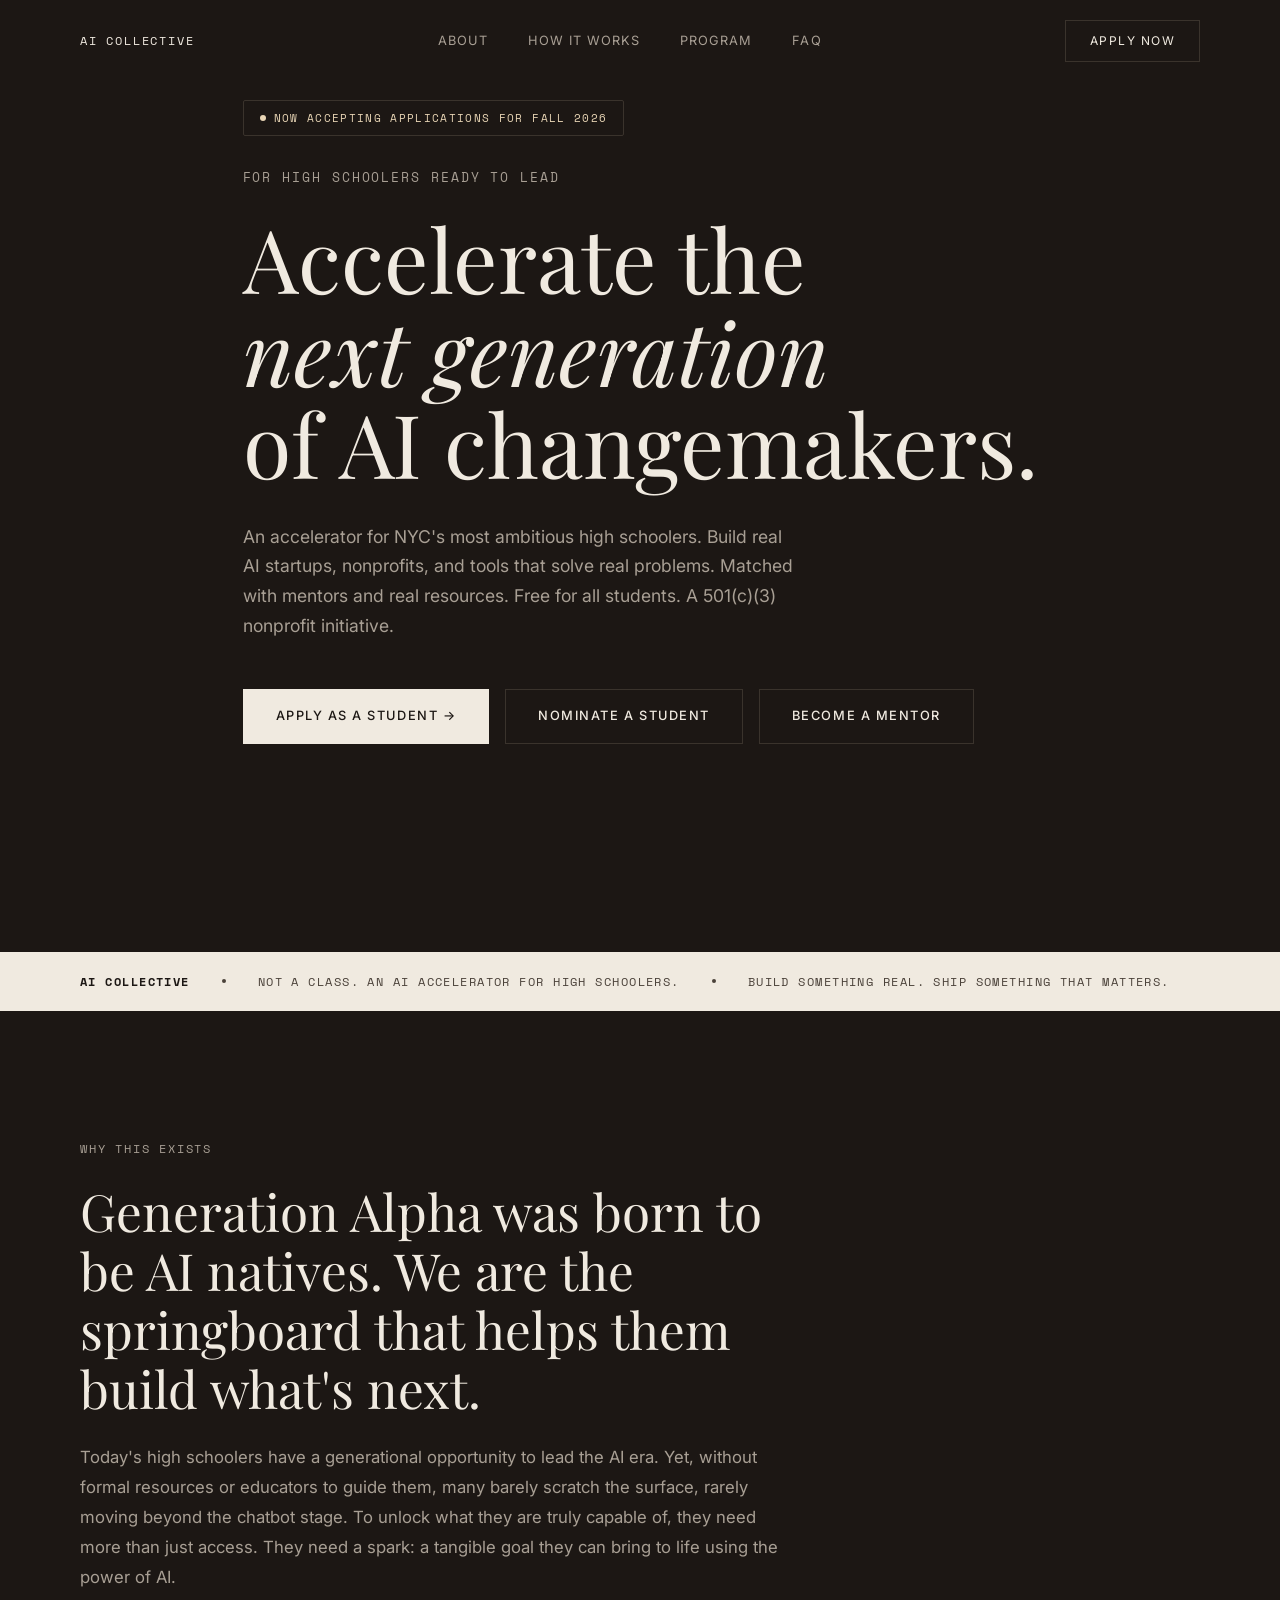
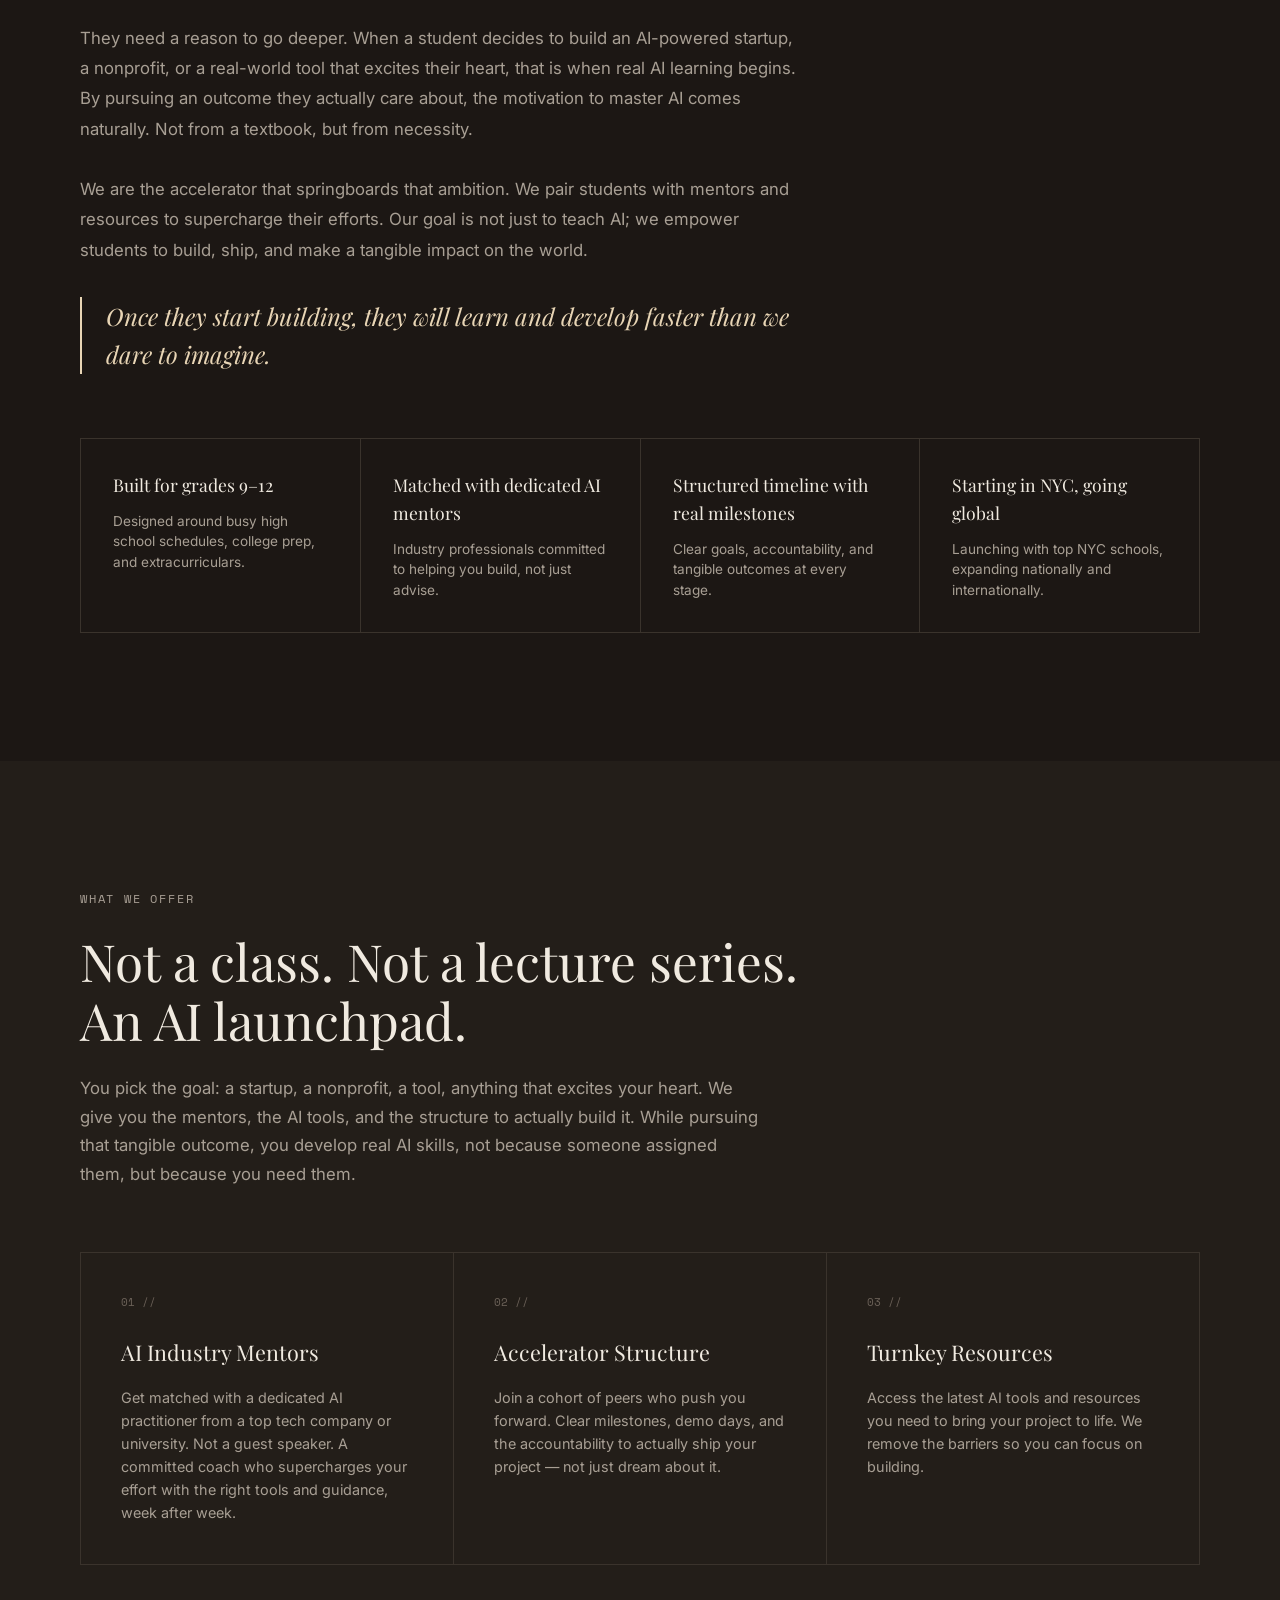
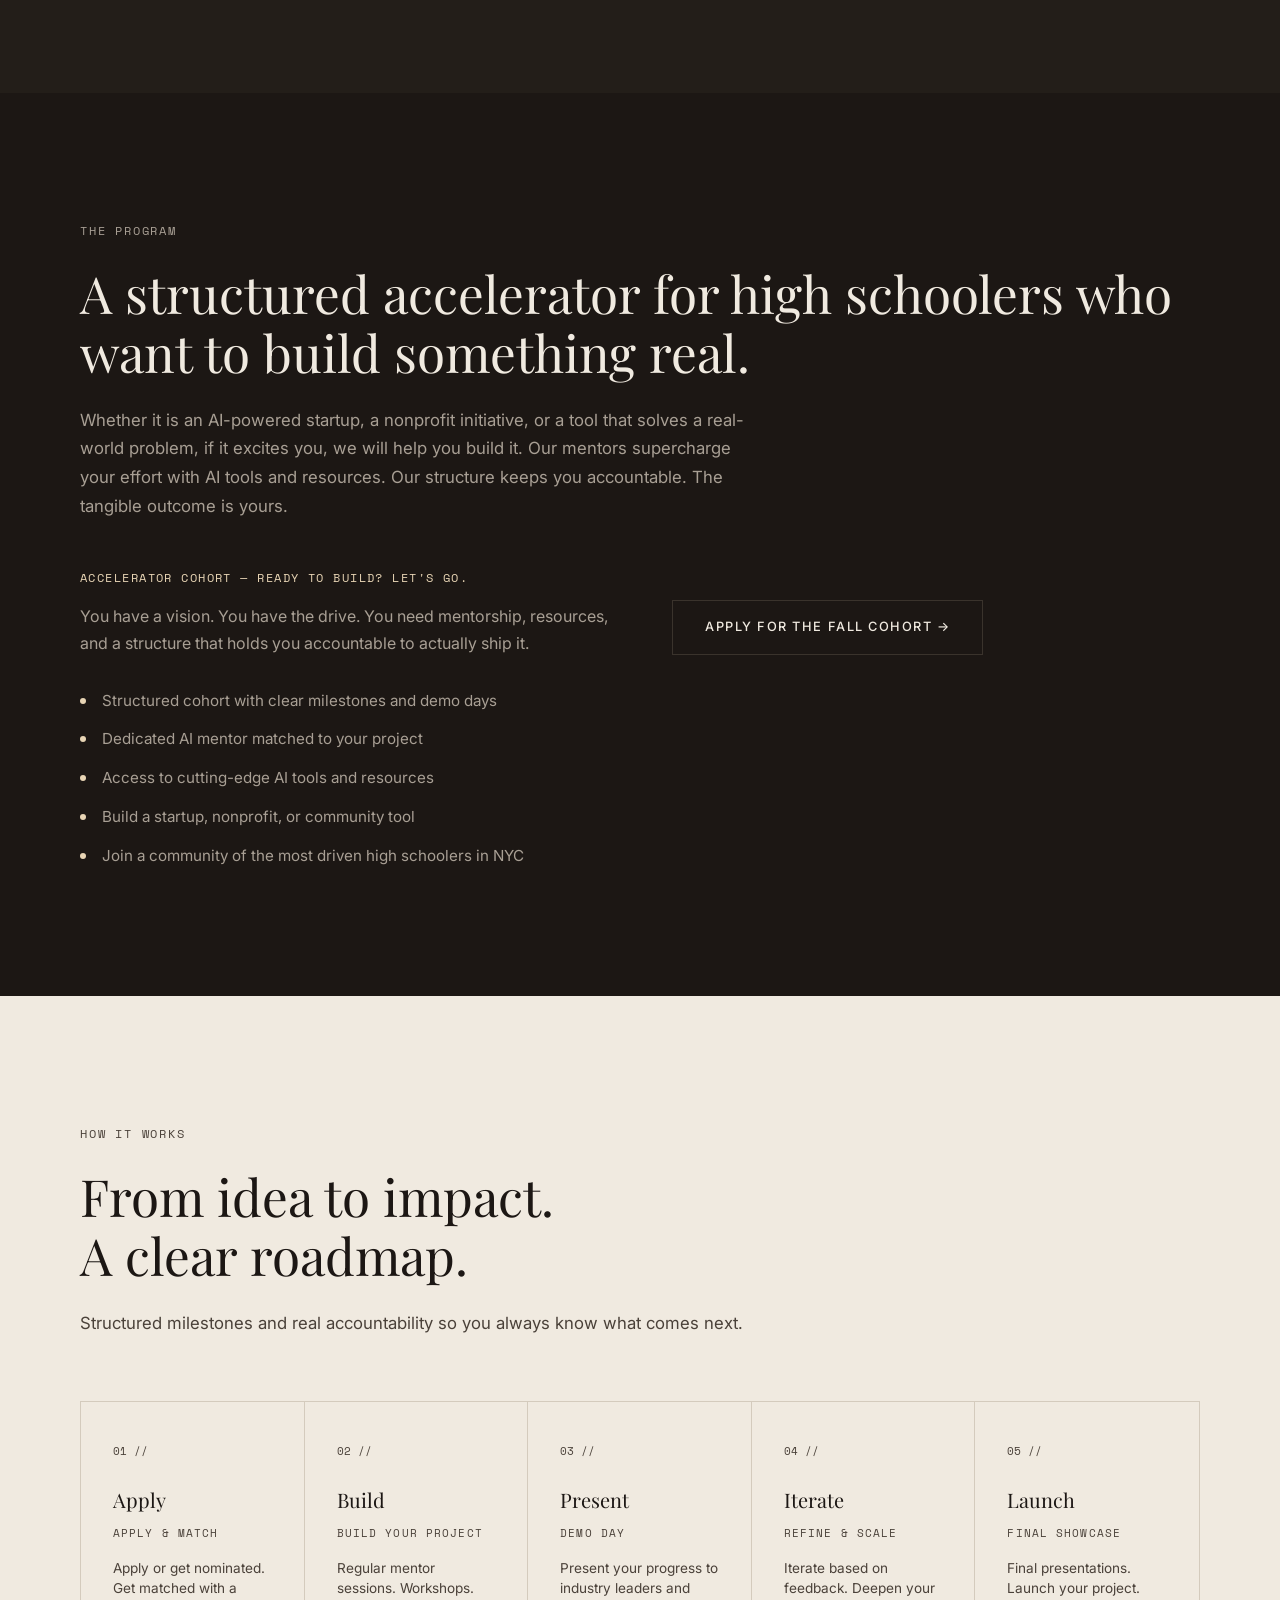
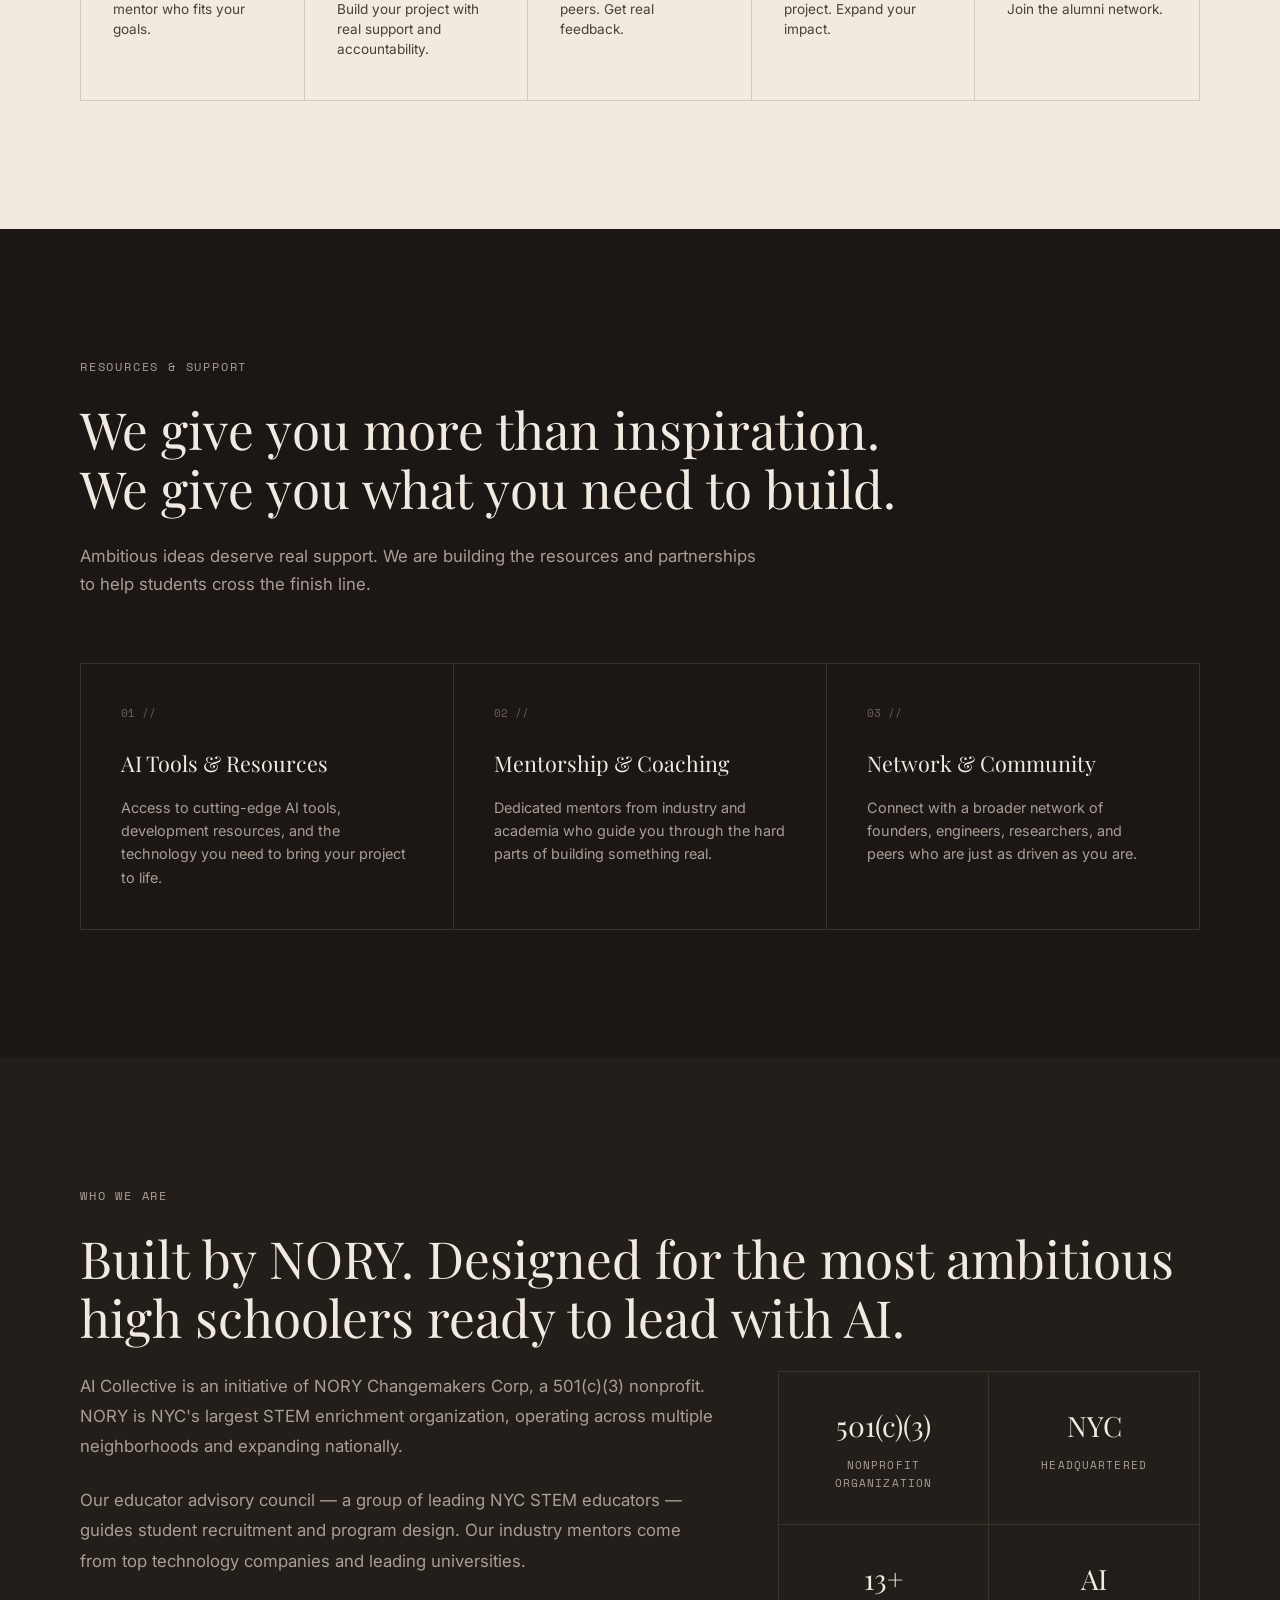
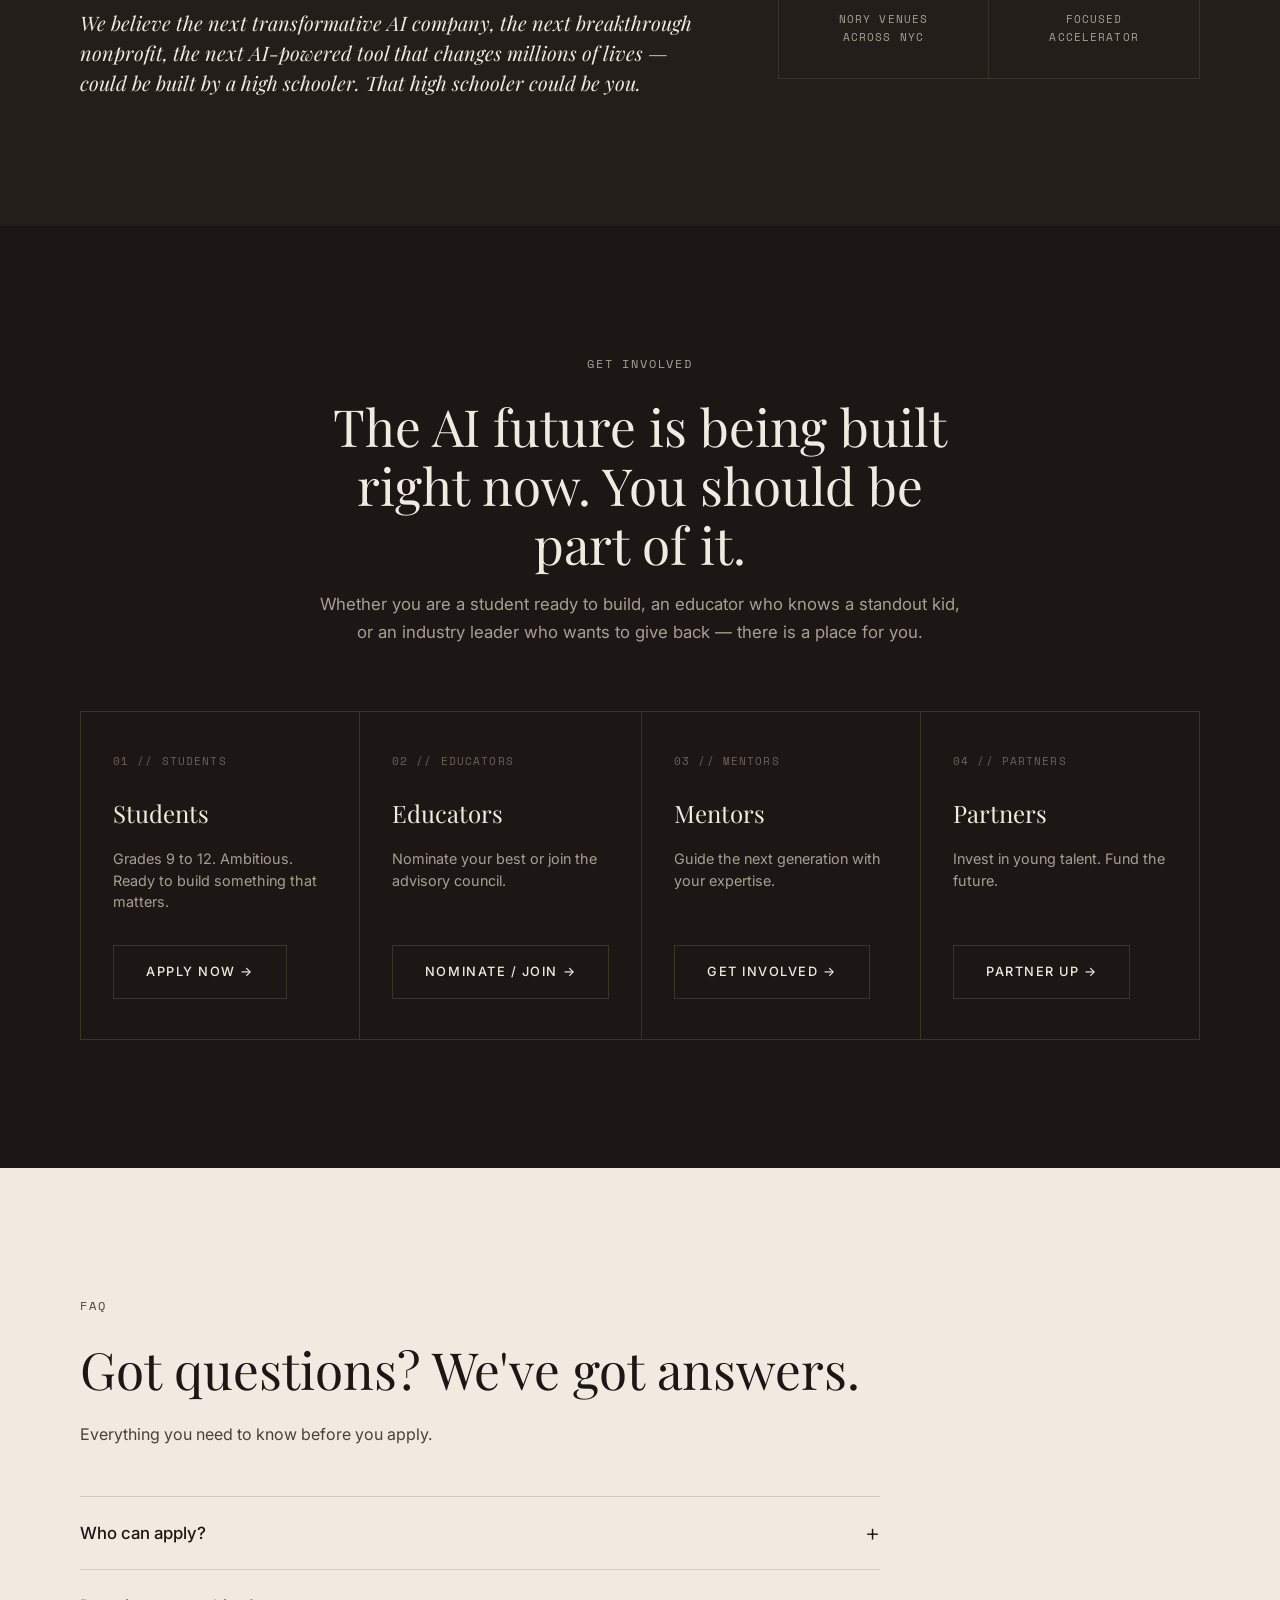
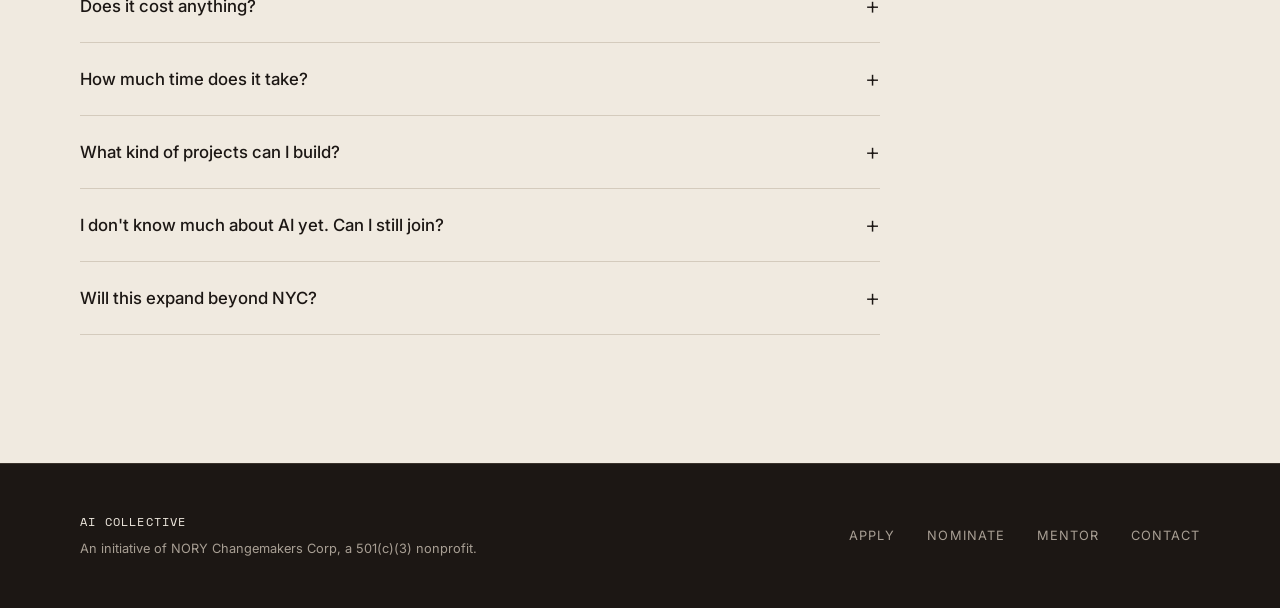
<file: index.html>
<!DOCTYPE html>
<html lang="en">
<head>
  <meta charset="UTF-8">
  <meta name="viewport" content="width=device-width, initial-scale=1.0">
  <title>AI Collective — Accelerate the Next Generation of AI Changemakers</title>
  <meta name="description" content="A coalition of NYC's most ambitious high schoolers building real AI startups, nonprofits, and tools. Mentored by industry leaders.">

  <!-- Fonts -->
  <link rel="preconnect" href="https://fonts.googleapis.com">
  <link rel="preconnect" href="https://fonts.gstatic.com" crossorigin>
  <link href="https://fonts.googleapis.com/css2?family=Inter:wght@400;500;600&family=Playfair+Display:ital,wght@0,400;0,500;1,400;1,500&family=Space+Mono:wght@400;700&display=swap" rel="stylesheet">

  <link rel="stylesheet" href="css/styles.css">
</head>
<body>

  <!-- ========== NAV ========== -->
  <nav class="nav" id="nav">
    <div class="container nav__inner">
      <a href="#" class="nav__brand">AI Collective</a>
      <div class="nav__links">
        <a href="#about">About</a>
        <a href="#works">How It Works</a>
        <a href="#program">Program</a>
        <a href="#faq">FAQ</a>
      </div>
      <a href="/apply.html" class="nav__cta">Apply Now</a>
      <button class="nav__menu-btn" id="menuBtn" aria-label="Open menu">
        <span></span>
        <span></span>
        <span></span>
      </button>
    </div>
  </nav>

  <!-- Mobile Menu Overlay -->
  <div class="nav__mobile" id="mobileMenu">
    <a href="#about" class="mobile-link">About</a>
    <a href="#works" class="mobile-link">How It Works</a>
    <a href="#program" class="mobile-link">Program</a>
    <a href="#faq" class="mobile-link">FAQ</a>
    <a href="/apply.html" class="btn" style="margin-top: 1rem;">Apply Now</a>
  </div>

  <!-- ========== HERO ========== -->
  <section class="hero" id="hero">
    <div class="container">
      <div class="hero__badge">Now accepting applications for Fall 2026</div>
      <p class="hero__subtitle">For High Schoolers Ready to Lead</p>
      <h1 class="hero__headline">
        Accelerate the<br>
        <em>next generation</em><br>
        of AI changemakers.
      </h1>
      <p class="hero__body">
        An accelerator for NYC's most ambitious high schoolers. Build real AI startups, nonprofits, and tools that solve real problems. Matched with mentors and real resources. Free for all students. A 501(c)(3) nonprofit initiative.
      </p>
      <div class="hero__ctas">
        <a href="/apply.html" class="btn btn--filled">Apply as a Student &rarr;</a>
        <a href="/nominate.html" class="btn">Nominate a Student</a>
        <a href="/mentor.html" class="btn">Become a Mentor</a>
      </div>

    </div>
  </section>

  <!-- ========== CALLOUT BAR ========== -->
  <section class="callout">
    <div class="container">
      <div class="callout__inner">
        <strong>AI Collective</strong>
        <span class="callout__dot"></span>
        <span>Not a class. An AI accelerator for high schoolers.</span>
        <span class="callout__dot"></span>
        <span>Build something real. Ship something that matters.</span>
      </div>
    </div>
  </section>

  <!-- ========== WHY THIS EXISTS ========== -->
  <section class="moment" id="moment">
    <div class="container">
      <div class="moment__content fade-in">
        <div class="section-label">Why This Exists</div>
        <h2 class="section-headline">Generation Alpha was born to be AI natives. We are the springboard that helps them build what's next.</h2>
        <div class="moment__body">
          <p>Today's high schoolers have a generational opportunity to lead the AI era. Yet, without formal resources or educators to guide them, many barely scratch the surface, rarely moving beyond the chatbot stage. To unlock what they are truly capable of, they need more than just access. They need a spark: a tangible goal they can bring to life using the power of AI.</p>
          <br>
          <p>They need a reason to go deeper. When a student decides to build an AI-powered startup, a nonprofit, or a real-world tool that excites their heart, that is when real AI learning begins. By pursuing an outcome they actually care about, the motivation to master AI comes naturally. Not from a textbook, but from necessity.</p>
          <br>
          <p>We are the accelerator that springboards that ambition. We pair students with mentors and resources to supercharge their efforts. Our goal is not just to teach AI; we empower students to build, ship, and make a tangible impact on the world.</p>
        </div>
        <div class="moment__highlight">Once they start building, they will learn and develop faster than we dare to imagine.</div>
      </div>

      <div class="moment__stats fade-in">
        <div class="moment__stat">
          <h3 class="moment__stat-title">Built for grades 9&ndash;12</h3>
          <p class="moment__stat-desc">Designed around busy high school schedules, college prep, and extracurriculars.</p>
        </div>
        <div class="moment__stat">
          <h3 class="moment__stat-title">Matched with dedicated AI mentors</h3>
          <p class="moment__stat-desc">Industry professionals committed to helping you build, not just advise.</p>
        </div>
        <div class="moment__stat">
          <h3 class="moment__stat-title">Structured timeline with real milestones</h3>
          <p class="moment__stat-desc">Clear goals, accountability, and tangible outcomes at every stage.</p>
        </div>
        <div class="moment__stat">
          <h3 class="moment__stat-title">Starting in NYC, going global</h3>
          <p class="moment__stat-desc">Launching with top NYC schools, expanding nationally and internationally.</p>
        </div>
      </div>
    </div>
  </section>

  <!-- ========== WHAT WE OFFER ========== -->
  <section class="offer" id="offer">
    <div class="container">
      <div class="offer__header fade-in">
        <div class="section-label">What We Offer</div>
        <h2 class="section-headline">Not a class. Not a lecture series.<br>An AI launchpad.</h2>
        <p class="section-body">You pick the goal: a startup, a nonprofit, a tool, anything that excites your heart. We give you the mentors, the AI tools, and the structure to actually build it. While pursuing that tangible outcome, you develop real AI skills, not because someone assigned them, but because you need them.</p>
      </div>

      <div class="offer__grid fade-in">
        <div class="offer__item">
          <div class="offer__item-num">01 //</div>
          <h3 class="offer__item-title">AI Industry Mentors</h3>
          <p class="offer__item-desc">Get matched with a dedicated AI practitioner from a top tech company or university. Not a guest speaker. A committed coach who supercharges your effort with the right tools and guidance, week after week.</p>
        </div>
        <div class="offer__item">
          <div class="offer__item-num">02 //</div>
          <h3 class="offer__item-title">Accelerator Structure</h3>
          <p class="offer__item-desc">Join a cohort of peers who push you forward. Clear milestones, demo days, and the accountability to actually ship your project &mdash; not just dream about it.</p>
        </div>
        <div class="offer__item">
          <div class="offer__item-num">03 //</div>
          <h3 class="offer__item-title">Turnkey Resources</h3>
          <p class="offer__item-desc">Access the latest AI tools and resources you need to bring your project to life. We remove the barriers so you can focus on building.</p>
        </div>
      </div>
    </div>
  </section>

  <!-- ========== THE PROGRAM ========== -->
  <section class="program" id="program">
    <div class="container">
      <div class="fade-in">
        <div class="section-label">The Program</div>
        <h2 class="section-headline">A structured accelerator for high schoolers who want to build something real.</h2>
        <p class="section-body" style="margin-bottom: 3rem;">Whether it is an AI-powered startup, a nonprofit initiative, or a tool that solves a real-world problem, if it excites you, we will help you build it. Our mentors supercharge your effort with AI tools and resources. Our structure keeps you accountable. The tangible outcome is yours.</p>
      </div>

      <div class="program__content fade-in">
        <div class="program__left">
          <div class="program__cohort-label">Accelerator Cohort &mdash; Ready to build? Let's go.</div>
          <p class="program__cohort-body">You have a vision. You have the drive. You need mentorship, resources, and a structure that holds you accountable to actually ship it.</p>
          <ul class="program__list">
            <li>Structured cohort with clear milestones and demo days</li>
            <li>Dedicated AI mentor matched to your project</li>
            <li>Access to cutting-edge AI tools and resources</li>
            <li>Build a startup, nonprofit, or community tool</li>
            <li>Join a community of the most driven high schoolers in NYC</li>
          </ul>
        </div>
        <div>
          <a href="/apply.html" class="btn" style="margin-top: 2rem;">Apply for the Fall Cohort &rarr;</a>
        </div>
      </div>
    </div>
  </section>

  <!-- ========== HOW IT WORKS ========== -->
  <section class="works" id="works">
    <div class="container">
      <div class="works__header fade-in">
        <div class="section-label">How It Works</div>
        <h2 class="section-headline">From idea to impact.<br>A clear roadmap.</h2>
        <p class="section-body">Structured milestones and real accountability so you always know what comes next.</p>
      </div>

      <div class="works__steps fade-in">
        <div class="works__step">
          <div class="works__step-num">01 //</div>
          <h3 class="works__step-title">Apply</h3>
          <div class="works__step-subtitle">Apply &amp; Match</div>
          <p class="works__step-desc">Apply or get nominated. Get matched with a mentor who fits your goals.</p>
        </div>
        <div class="works__step">
          <div class="works__step-num">02 //</div>
          <h3 class="works__step-title">Build</h3>
          <div class="works__step-subtitle">Build Your Project</div>
          <p class="works__step-desc">Regular mentor sessions. Workshops. Build your project with real support and accountability.</p>
        </div>
        <div class="works__step">
          <div class="works__step-num">03 //</div>
          <h3 class="works__step-title">Present</h3>
          <div class="works__step-subtitle">Demo Day</div>
          <p class="works__step-desc">Present your progress to industry leaders and peers. Get real feedback.</p>
        </div>
        <div class="works__step">
          <div class="works__step-num">04 //</div>
          <h3 class="works__step-title">Iterate</h3>
          <div class="works__step-subtitle">Refine &amp; Scale</div>
          <p class="works__step-desc">Iterate based on feedback. Deepen your project. Expand your impact.</p>
        </div>
        <div class="works__step">
          <div class="works__step-num">05 //</div>
          <h3 class="works__step-title">Launch</h3>
          <div class="works__step-subtitle">Final Showcase</div>
          <p class="works__step-desc">Final presentations. Launch your project. Join the alumni network.</p>
        </div>
      </div>
    </div>
  </section>

  <!-- ========== RESOURCES ========== -->
  <section class="resources" id="resources">
    <div class="container">
      <div class="resources__header fade-in">
        <div class="section-label">Resources &amp; Support</div>
        <h2 class="section-headline">We give you more than inspiration.<br>We give you what you need to build.</h2>
        <p class="section-body">Ambitious ideas deserve real support. We are building the resources and partnerships to help students cross the finish line.</p>
      </div>

      <div class="resources__grid fade-in">
        <div class="resources__item">
          <div class="resources__item-num">01 //</div>
          <h3 class="resources__item-title">AI Tools &amp; Resources</h3>
          <p class="resources__item-desc">Access to cutting-edge AI tools, development resources, and the technology you need to bring your project to life.</p>
        </div>
        <div class="resources__item">
          <div class="resources__item-num">02 //</div>
          <h3 class="resources__item-title">Mentorship &amp; Coaching</h3>
          <p class="resources__item-desc">Dedicated mentors from industry and academia who guide you through the hard parts of building something real.</p>
        </div>
        <div class="resources__item">
          <div class="resources__item-num">03 //</div>
          <h3 class="resources__item-title">Network &amp; Community</h3>
          <p class="resources__item-desc">Connect with a broader network of founders, engineers, researchers, and peers who are just as driven as you are.</p>
        </div>
      </div>
    </div>
  </section>

  <!-- ========== WHO WE ARE ========== -->
  <section class="about" id="about">
    <div class="container">
      <div class="fade-in">
        <div class="section-label">Who We Are</div>
        <h2 class="section-headline">Built by NORY. Designed for the most ambitious high schoolers ready to lead with AI.</h2>
      </div>

      <div class="about__content fade-in">
        <div>
          <div class="about__body">
            <p>AI Collective is an initiative of NORY Changemakers Corp, a 501(c)(3) nonprofit. NORY is NYC's largest STEM enrichment organization, operating across multiple neighborhoods and expanding nationally.</p>
            <p>Our educator advisory council &mdash; a group of leading NYC STEM educators &mdash; guides student recruitment and program design. Our industry mentors come from top technology companies and leading universities.</p>
          </div>
          <div class="about__highlight">
            We believe the next transformative AI company, the next breakthrough nonprofit, the next AI-powered tool that changes millions of lives &mdash; could be built by a high schooler. That high schooler could be you.
          </div>
        </div>
        <div class="about__stats">
          <div class="about__stat">
            <div class="about__stat-value">501(c)(3)</div>
            <div class="about__stat-label">Nonprofit organization</div>
          </div>
          <div class="about__stat">
            <div class="about__stat-value">NYC</div>
            <div class="about__stat-label">Headquartered</div>
          </div>
          <div class="about__stat">
            <div class="about__stat-value">13+</div>
            <div class="about__stat-label">NORY venues across NYC</div>
          </div>
          <div class="about__stat">
            <div class="about__stat-value">AI</div>
            <div class="about__stat-label">Focused accelerator</div>
          </div>
        </div>
      </div>
    </div>
  </section>

  <!-- ========== GET INVOLVED ========== -->
  <section class="cta" id="apply">
    <div class="container">
      <div class="cta__header fade-in">
        <div class="section-label">Get Involved</div>
        <h2 class="section-headline">The AI future is being built right now. You should be part of it.</h2>
        <p class="section-body">Whether you are a student ready to build, an educator who knows a standout kid, or an industry leader who wants to give back &mdash; there is a place for you.</p>
      </div>

      <div class="cta__grid fade-in">
        <div class="cta__card">
          <div class="cta__card-label">01 // Students</div>
          <h3 class="cta__card-title">Students</h3>
          <p class="cta__card-desc">Grades 9 to 12. Ambitious. Ready to build something that matters.</p>
          <a href="/apply.html" class="btn">Apply Now &rarr;</a>
        </div>
        <div class="cta__card" id="nominate">
          <div class="cta__card-label">02 // Educators</div>
          <h3 class="cta__card-title">Educators</h3>
          <p class="cta__card-desc">Nominate your best or join the advisory council.</p>
          <a href="/nominate.html" class="btn">Nominate / Join &rarr;</a>
        </div>
        <div class="cta__card" id="mentor">
          <div class="cta__card-label">03 // Mentors</div>
          <h3 class="cta__card-title">Mentors</h3>
          <p class="cta__card-desc">Guide the next generation with your expertise.</p>
          <a href="/mentor.html" class="btn">Get Involved &rarr;</a>
        </div>
        <div class="cta__card">
          <div class="cta__card-label">04 // Partners</div>
          <h3 class="cta__card-title">Partners</h3>
          <p class="cta__card-desc">Invest in young talent. Fund the future.</p>
          <a href="/partner.html" class="btn">Partner Up &rarr;</a>
        </div>
      </div>
    </div>
  </section>

  <!-- ========== FAQ ========== -->
  <section class="faq" id="faq">
    <div class="container">
      <div class="faq__header fade-in">
        <div class="section-label">FAQ</div>
        <h2 class="section-headline">Got questions? We've got answers.</h2>
        <p class="faq__subheadline">Everything you need to know before you apply.</p>
      </div>

      <div class="faq__list fade-in">
        <div class="faq__item">
          <button class="faq__question">
            Who can apply?
            <span class="faq__question-icon">+</span>
          </button>
          <div class="faq__answer">
            <p>High school students in grades 9 to 12, currently in New York City. We are starting in NYC and expanding to other cities soon.</p>
          </div>
        </div>
        <div class="faq__item">
          <button class="faq__question">
            Does it cost anything?
            <span class="faq__question-icon">+</span>
          </button>
          <div class="faq__answer">
            <p>No. The program is completely free for students. We are funded through grants, donations, and partnerships.</p>
          </div>
        </div>
        <div class="faq__item">
          <button class="faq__question">
            How much time does it take?
            <span class="faq__question-icon">+</span>
          </button>
          <div class="faq__answer">
            <p>The Accelerator runs September to March. Expect about one hour per week with your mentor plus independent project work. Designed around your school schedule.</p>
          </div>
        </div>
        <div class="faq__item">
          <button class="faq__question">
            What kind of projects can I build?
            <span class="faq__question-icon">+</span>
          </button>
          <div class="faq__answer">
            <p>Anything that uses AI to create real impact: a startup, nonprofit, community tool, research project, or creative campaign. We care about ambition and outcomes.</p>
          </div>
        </div>
        <div class="faq__item">
          <button class="faq__question">
            I don't know much about AI yet. Can I still join?
            <span class="faq__question-icon">+</span>
          </button>
          <div class="faq__answer">
            <p>Some familiarity helps, but what matters most is ambition and willingness to learn fast. We will help you get up to speed on the tools you need.</p>
          </div>
        </div>
        <div class="faq__item">
          <button class="faq__question">
            Will this expand beyond NYC?
            <span class="faq__question-icon">+</span>
          </button>
          <div class="faq__answer">
            <p>Yes. Our vision is national and eventually global. NYC is just the beginning.</p>
          </div>
        </div>
      </div>
    </div>
  </section>

  <!-- ========== FOOTER ========== -->
  <footer class="footer">
    <div class="container footer__inner">
      <div>
        <div class="footer__brand">AI Collective</div>
        <div class="footer__sub">An initiative of NORY Changemakers Corp, a 501(c)(3) nonprofit.</div>
      </div>
      <div class="footer__links">
        <a href="/apply.html">Apply</a>
        <a href="/nominate.html">Nominate</a>
        <a href="/mentor.html">Mentor</a>
        <a href="/partner.html">Contact</a>
      </div>
    </div>
  </footer>

  <script src="js/main.js"></script>
</body>
</html>
</file>
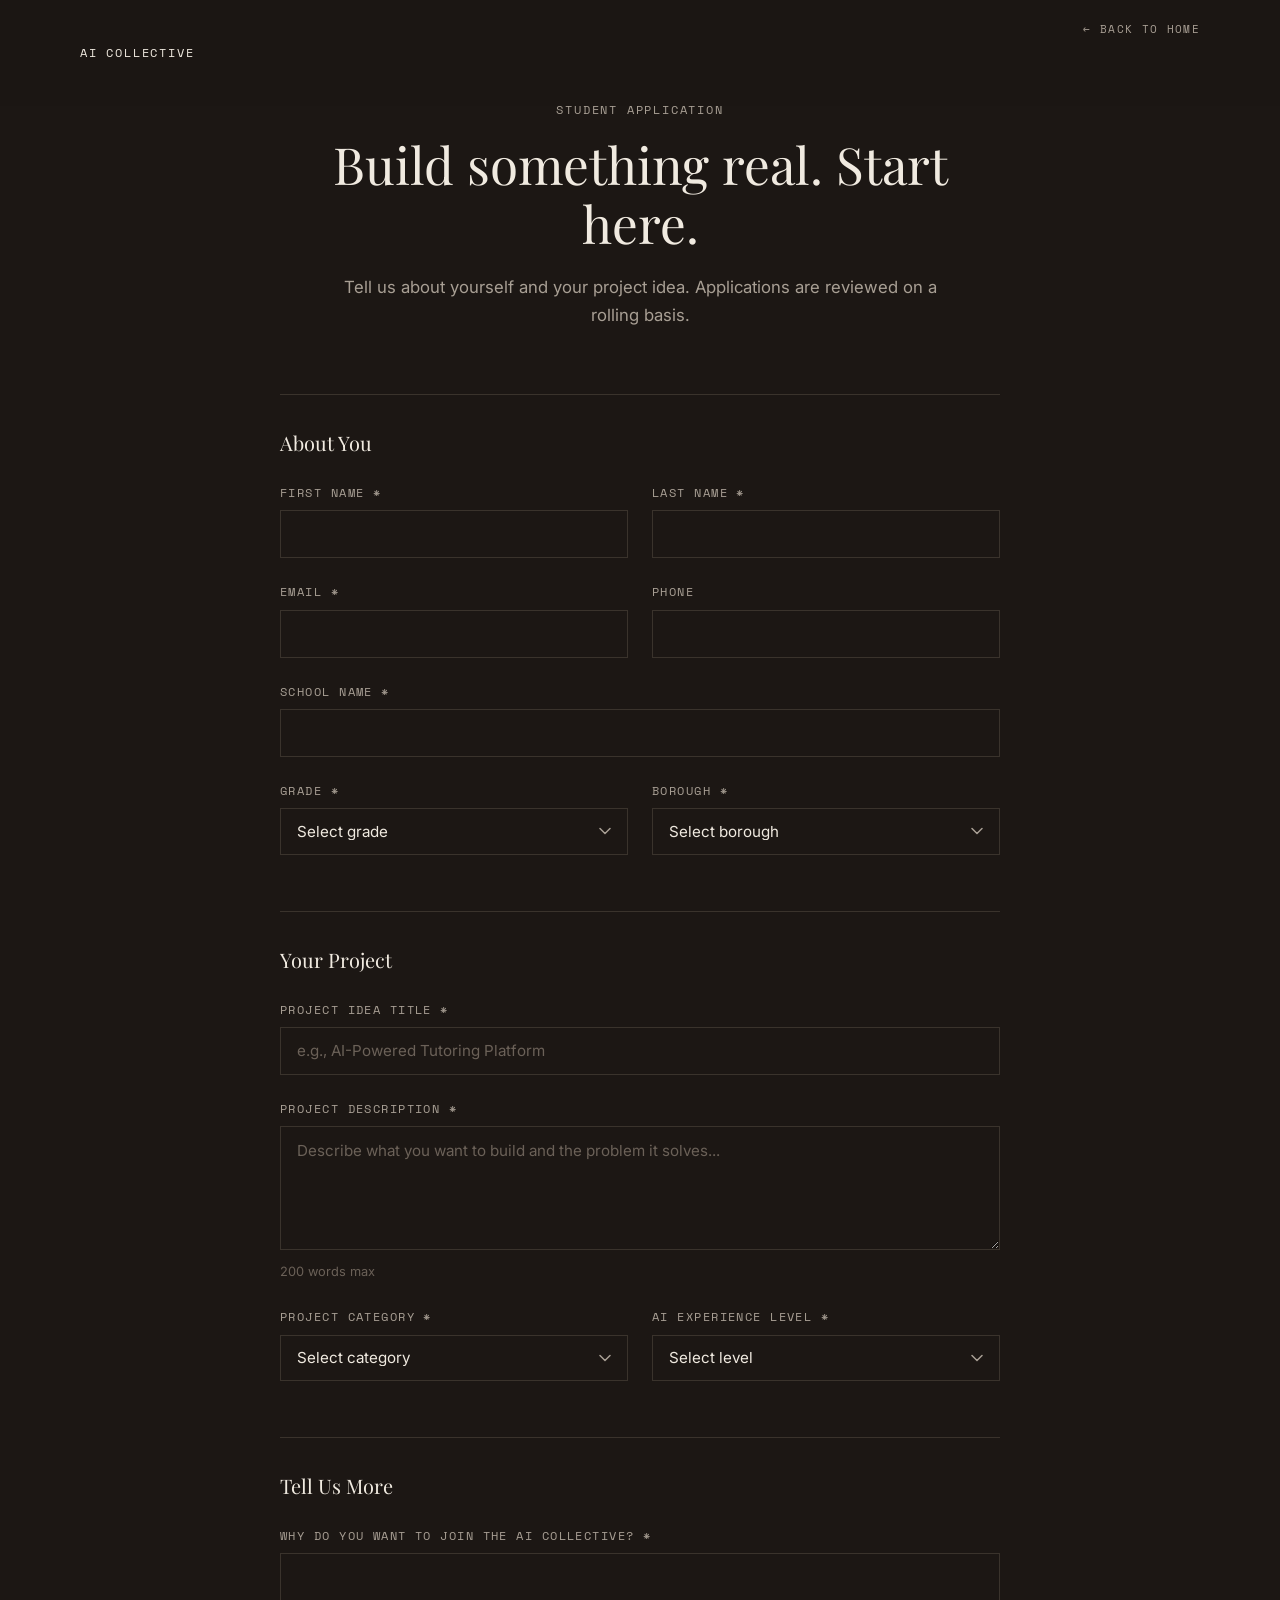
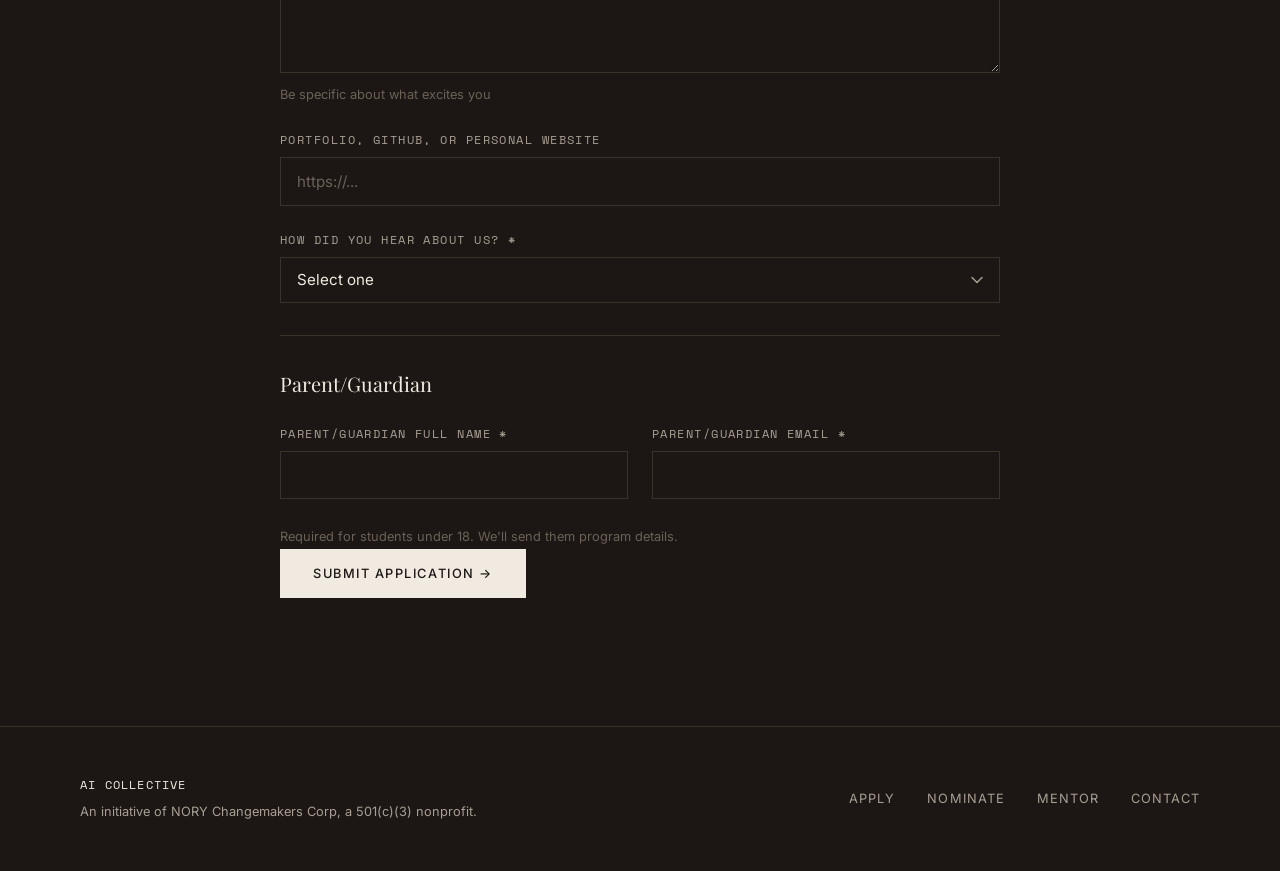
<file: apply.html>
<!DOCTYPE html>
<html lang="en">
<head>
  <meta charset="UTF-8">
  <meta name="viewport" content="width=device-width, initial-scale=1.0">
  <title>Apply as a Student — AI Collective</title>
  <meta name="description" content="Apply to join the AI Collective. Build real AI projects with mentorship from industry leaders.">

  <!-- Fonts -->
  <link rel="preconnect" href="https://fonts.googleapis.com">
  <link rel="preconnect" href="https://fonts.gstatic.com" crossorigin>
  <link href="https://fonts.googleapis.com/css2?family=Inter:wght@400;500;600&family=Playfair+Display:ital,wght@0,400;0,500;1,400;1,500&family=Space+Mono:wght@400;700&display=swap" rel="stylesheet">

  <link rel="stylesheet" href="css/styles.css">
</head>
<body>

  <!-- ========== NAV ========== -->
  <nav class="nav" id="nav" style="background: rgba(28, 23, 20, 0.95); backdrop-filter: blur(12px); -webkit-backdrop-filter: blur(12px);">
    <div class="container nav__inner">
      <a href="index.html" class="nav__brand">AI Collective</a>
      <a href="index.html" class="form-page__back">&larr; Back to Home</a>
    </div>
  </nav>

  <!-- ========== APPLICATION FORM ========== -->
  <section class="form-page">
    <div class="form-page__container">

      <div class="form-page__header">
        <div class="section-label">Student Application</div>
        <h1 class="section-headline">Build something real. Start here.</h1>
        <p class="section-body">Tell us about yourself and your project idea. Applications are reviewed on a rolling basis.</p>
      </div>

      <form name="student-application" method="POST" action="/success.html" data-netlify="true" netlify-honeypot="bot-field">
        <input type="hidden" name="bot-field">
        <input type="hidden" name="form-name" value="student-application">

        <!-- Section 1: About You -->
        <div class="form-section">
          <h2 class="form-section__title">About You</h2>

          <div class="form-row">
            <div class="form-group">
              <label for="first-name">First Name *</label>
              <input type="text" id="first-name" name="first-name" required>
            </div>
            <div class="form-group">
              <label for="last-name">Last Name *</label>
              <input type="text" id="last-name" name="last-name" required>
            </div>
          </div>

          <div class="form-row">
            <div class="form-group">
              <label for="email">Email *</label>
              <input type="email" id="email" name="email" required>
            </div>
            <div class="form-group">
              <label for="phone">Phone</label>
              <input type="tel" id="phone" name="phone">
            </div>
          </div>

          <div class="form-group">
            <label for="school">School Name *</label>
            <input type="text" id="school" name="school" required>
          </div>

          <div class="form-row">
            <div class="form-group">
              <label for="grade">Grade *</label>
              <select id="grade" name="grade" required>
                <option value="" disabled selected>Select grade</option>
                <option value="9th">9th</option>
                <option value="10th">10th</option>
                <option value="11th">11th</option>
                <option value="12th">12th</option>
              </select>
            </div>
            <div class="form-group">
              <label for="borough">Borough *</label>
              <select id="borough" name="borough" required>
                <option value="" disabled selected>Select borough</option>
                <option value="Manhattan">Manhattan</option>
                <option value="Brooklyn">Brooklyn</option>
                <option value="Queens">Queens</option>
                <option value="Bronx">Bronx</option>
                <option value="Staten Island">Staten Island</option>
                <option value="Other">Other</option>
              </select>
            </div>
          </div>
        </div>

        <!-- Section 2: Your Project -->
        <div class="form-section">
          <h2 class="form-section__title">Your Project</h2>

          <div class="form-group">
            <label for="project-title">Project Idea Title *</label>
            <input type="text" id="project-title" name="project-title" placeholder="e.g., AI-Powered Tutoring Platform" required>
          </div>

          <div class="form-group">
            <label for="project-description">Project Description *</label>
            <textarea id="project-description" name="project-description" rows="5" placeholder="Describe what you want to build and the problem it solves..." required></textarea>
            <span class="form-group__hint">200 words max</span>
          </div>

          <div class="form-row">
            <div class="form-group">
              <label for="project-category">Project Category *</label>
              <select id="project-category" name="project-category" required>
                <option value="" disabled selected>Select category</option>
                <option value="Startup">Startup</option>
                <option value="Nonprofit">Nonprofit</option>
                <option value="Community Tool">Community Tool</option>
                <option value="Research Project">Research Project</option>
                <option value="Creative Campaign">Creative Campaign</option>
                <option value="Not sure yet">Not sure yet</option>
              </select>
            </div>
            <div class="form-group">
              <label for="ai-experience">AI Experience Level *</label>
              <select id="ai-experience" name="ai-experience" required>
                <option value="" disabled selected>Select level</option>
                <option value="Complete beginner">Complete beginner</option>
                <option value="Some experience with AI tools">Some experience with AI tools</option>
                <option value="Have built AI projects before">Have built AI projects before</option>
              </select>
            </div>
          </div>
        </div>

        <!-- Section 3: Tell Us More -->
        <div class="form-section">
          <h2 class="form-section__title">Tell Us More</h2>

          <div class="form-group">
            <label for="why-join">Why do you want to join the AI Collective? *</label>
            <textarea id="why-join" name="why-join" rows="4" required></textarea>
            <span class="form-group__hint">Be specific about what excites you</span>
          </div>

          <div class="form-group">
            <label for="portfolio">Portfolio, GitHub, or personal website</label>
            <input type="url" id="portfolio" name="portfolio" placeholder="https://...">
          </div>

          <div class="form-group">
            <label for="referral">How did you hear about us? *</label>
            <select id="referral" name="referral" required>
              <option value="" disabled selected>Select one</option>
              <option value="Teacher/School">Teacher/School</option>
              <option value="Friend/Classmate">Friend/Classmate</option>
              <option value="Social Media">Social Media</option>
              <option value="NORY Program">NORY Program</option>
              <option value="News/Article">News/Article</option>
              <option value="Other">Other</option>
            </select>
          </div>
        </div>

        <!-- Section 4: Parent/Guardian -->
        <div class="form-section">
          <h2 class="form-section__title">Parent/Guardian</h2>

          <div class="form-row">
            <div class="form-group">
              <label for="guardian-name">Parent/Guardian Full Name *</label>
              <input type="text" id="guardian-name" name="guardian-name" required>
            </div>
            <div class="form-group">
              <label for="guardian-email">Parent/Guardian Email *</label>
              <input type="email" id="guardian-email" name="guardian-email" required>
            </div>
          </div>
          <span class="form-group__hint">Required for students under 18. We'll send them program details.</span>
        </div>

        <button type="submit" class="btn btn--filled">Submit Application &rarr;</button>
      </form>

    </div>
  </section>

  <!-- ========== FOOTER ========== -->
  <footer class="footer">
    <div class="container footer__inner">
      <div>
        <div class="footer__brand">AI Collective</div>
        <div class="footer__sub">An initiative of NORY Changemakers Corp, a 501(c)(3) nonprofit.</div>
      </div>
      <div class="footer__links">
        <a href="index.html#apply">Apply</a>
        <a href="index.html#nominate">Nominate</a>
        <a href="index.html#mentor">Mentor</a>
        <a href="#">Contact</a>
      </div>
    </div>
  </footer>

</body>
</html>
</file>
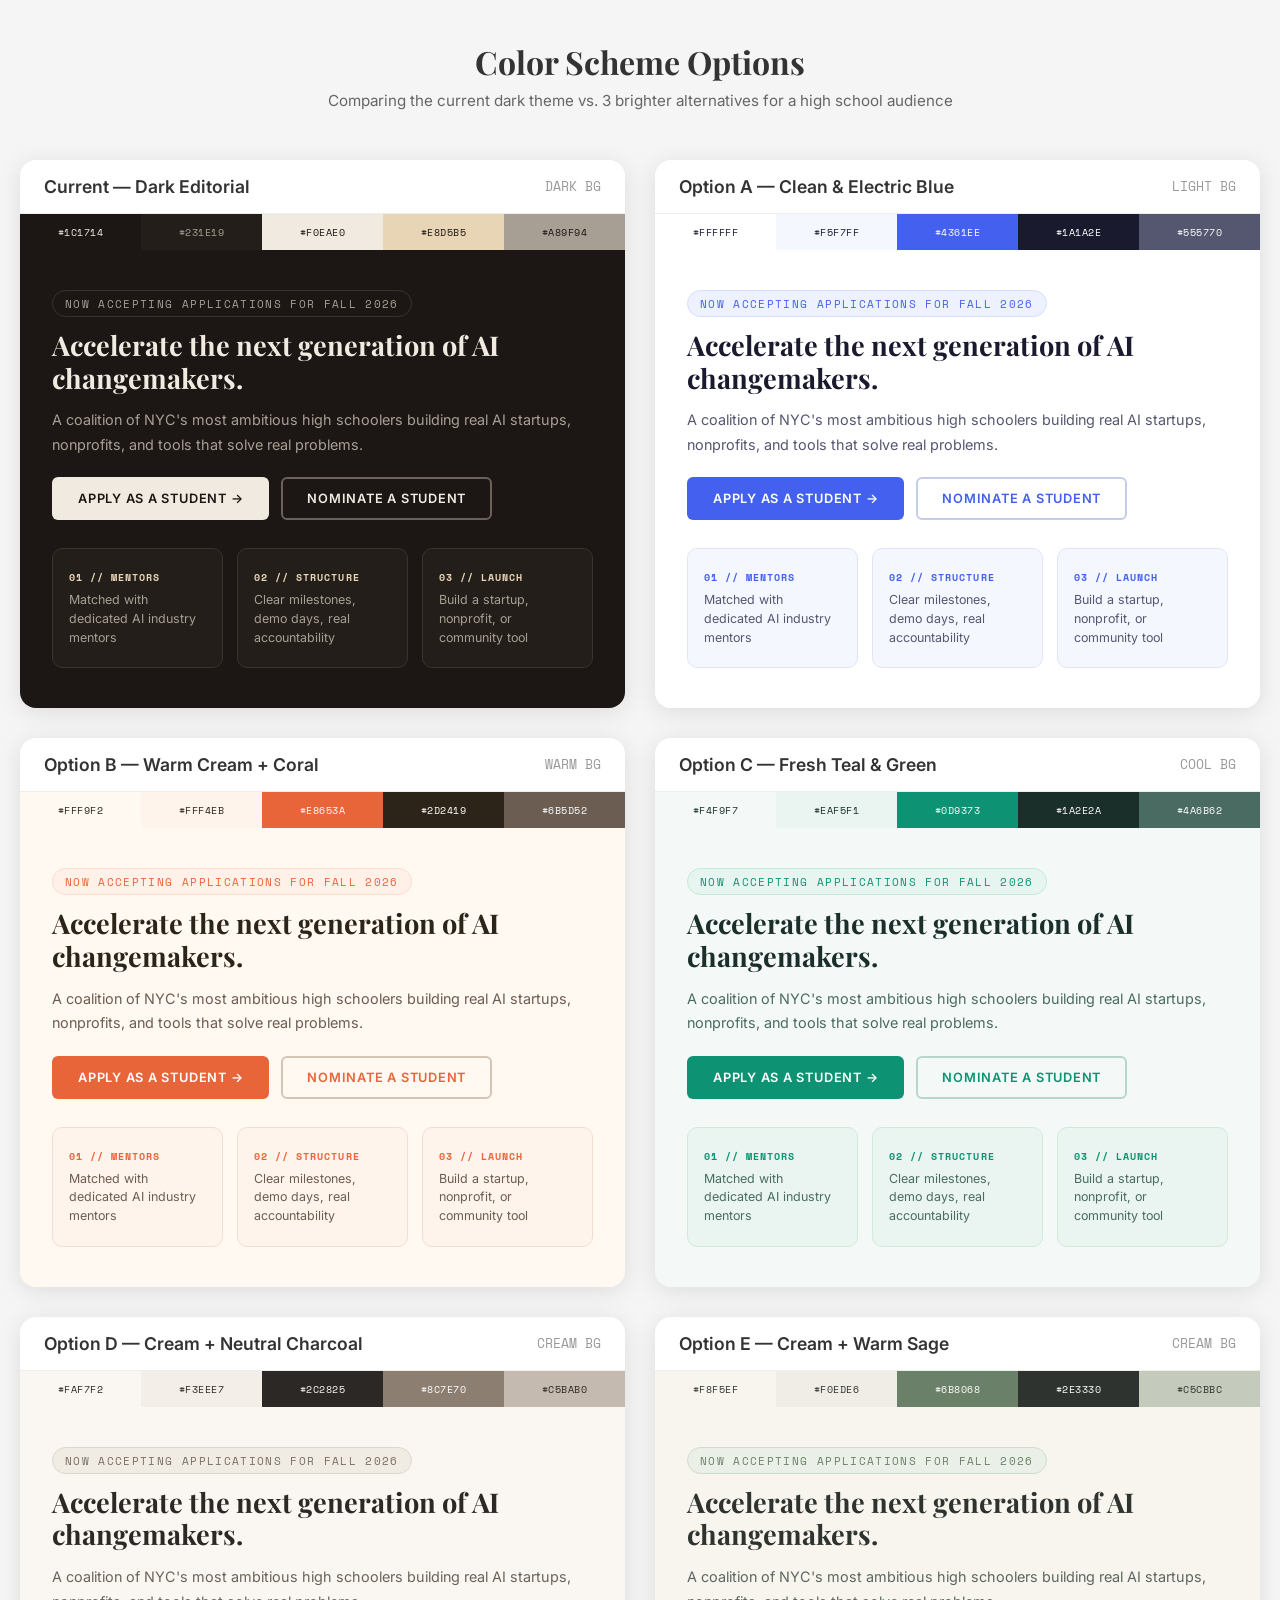
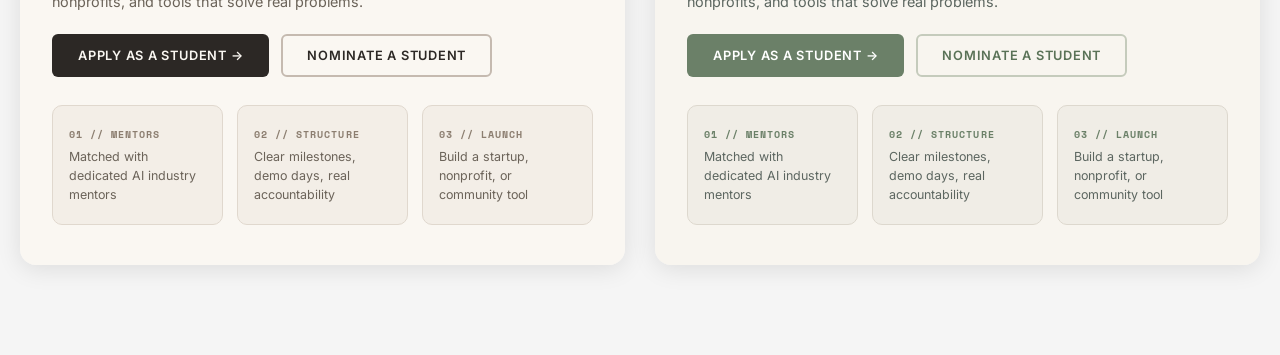
<file: color-preview.html>
<!DOCTYPE html>
<html lang="en">
<head>
<meta charset="UTF-8">
<meta name="viewport" content="width=device-width, initial-scale=1.0">
<title>Color Scheme Options — AI High School Coalition</title>
<link href="https://fonts.googleapis.com/css2?family=Playfair+Display:wght@400;700&family=Inter:wght@400;500;600&family=Space+Mono&display=swap" rel="stylesheet">
<style>
  * { margin: 0; padding: 0; box-sizing: border-box; }
  body { font-family: 'Inter', sans-serif; background: #F5F5F5; color: #333; }

  .header {
    text-align: center;
    padding: 40px 20px 20px;
  }
  .header h1 { font-family: 'Playfair Display', serif; font-size: 2rem; margin-bottom: 8px; }
  .header p { color: #666; font-size: 0.95rem; }

  .grid {
    display: grid;
    grid-template-columns: 1fr;
    gap: 30px;
    max-width: 1300px;
    margin: 30px auto;
    padding: 0 20px 60px;
  }
  @media (min-width: 900px) { .grid { grid-template-columns: 1fr 1fr; } }

  .option {
    border-radius: 16px;
    overflow: hidden;
    box-shadow: 0 4px 24px rgba(0,0,0,0.1);
  }
  .option__label {
    padding: 16px 24px;
    background: #fff;
    border-bottom: 1px solid #eee;
    display: flex;
    align-items: center;
    justify-content: space-between;
  }
  .option__label h2 { font-size: 1.1rem; font-weight: 600; }
  .option__label span { font-size: 0.8rem; color: #999; font-family: 'Space Mono', monospace; }

  /* --- MOCK SECTION INSIDE EACH OPTION --- */
  .mock {
    padding: 40px 32px;
  }
  .mock .badge {
    font-family: 'Space Mono', monospace;
    font-size: 0.7rem;
    letter-spacing: 0.12em;
    text-transform: uppercase;
    margin-bottom: 12px;
    display: inline-block;
    padding: 4px 12px;
    border-radius: 20px;
  }
  .mock h3 {
    font-family: 'Playfair Display', serif;
    font-size: 1.7rem;
    line-height: 1.2;
    margin-bottom: 14px;
  }
  .mock p {
    font-size: 0.9rem;
    line-height: 1.7;
    margin-bottom: 20px;
    max-width: 540px;
  }
  .mock .btn-row { display: flex; gap: 12px; flex-wrap: wrap; margin-bottom: 28px; }
  .mock .btn {
    font-family: 'Inter', sans-serif;
    font-size: 0.8rem;
    font-weight: 600;
    letter-spacing: 0.06em;
    text-transform: uppercase;
    padding: 12px 24px;
    border-radius: 6px;
    border: 2px solid transparent;
    cursor: pointer;
  }
  .mock .cards {
    display: grid;
    grid-template-columns: 1fr 1fr 1fr;
    gap: 14px;
  }
  @media (max-width: 600px) { .mock .cards { grid-template-columns: 1fr; } }
  .mock .card {
    padding: 20px 16px;
    border-radius: 10px;
    font-size: 0.8rem;
  }
  .mock .card h4 {
    font-family: 'Space Mono', monospace;
    font-size: 0.65rem;
    letter-spacing: 0.1em;
    text-transform: uppercase;
    margin-bottom: 6px;
  }
  .mock .card p { font-size: 0.78rem; margin-bottom: 0; line-height: 1.5; }

  /* SWATCHES */
  .swatches {
    display: flex;
    gap: 0;
    height: 36px;
  }
  .swatches div {
    flex: 1;
    display: flex;
    align-items: center;
    justify-content: center;
    font-size: 0.6rem;
    font-family: 'Space Mono', monospace;
    letter-spacing: 0.05em;
  }

  /* ===================== */
  /* CURRENT (DARK) */
  /* ===================== */
  .current .mock { background: #1C1714; color: #F0EAE0; }
  .current .badge { color: #A89F94; border: 1px solid #3A332C; }
  .current h3 { color: #F0EAE0; }
  .current .mock p { color: #A89F94; }
  .current .btn-filled { background: #F0EAE0; color: #1C1714; }
  .current .btn-outline { border-color: #6B6158; color: #F0EAE0; background: transparent; }
  .current .card { background: #231E19; border: 1px solid #3A332C; }
  .current .card h4 { color: #E8D5B5; }
  .current .card p { color: #A89F94; }

  /* ===================== */
  /* OPTION A: Clean White + Electric Blue */
  /* ===================== */
  .opt-a .mock { background: #FFFFFF; color: #1A1A2E; }
  .opt-a .badge { color: #4361EE; border: 1px solid #D6DEFF; background: #EEF1FF; }
  .opt-a h3 { color: #1A1A2E; }
  .opt-a .mock p { color: #555770; }
  .opt-a .btn-filled { background: #4361EE; color: #fff; }
  .opt-a .btn-outline { border-color: #C5CDE8; color: #4361EE; background: transparent; }
  .opt-a .card { background: #F5F7FF; border: 1px solid #E0E5F5; }
  .opt-a .card h4 { color: #4361EE; }
  .opt-a .card p { color: #555770; }

  /* ===================== */
  /* OPTION B: Warm Cream + Coral/Orange */
  /* ===================== */
  .opt-b .mock { background: #FFF9F2; color: #2D2419; }
  .opt-b .badge { color: #E8653A; border: 1px solid #FDDCCE; background: #FFF0E8; }
  .opt-b h3 { color: #2D2419; }
  .opt-b .mock p { color: #6B5D52; }
  .opt-b .btn-filled { background: #E8653A; color: #fff; }
  .opt-b .btn-outline { border-color: #D4C5B5; color: #E8653A; background: transparent; }
  .opt-b .card { background: #FFF4EB; border: 1px solid #F0DFD0; }
  .opt-b .card h4 { color: #E8653A; }
  .opt-b .card p { color: #6B5D52; }

  /* ===================== */
  /* OPTION C: Light + Teal/Green */
  /* ===================== */
  .opt-c .mock { background: #F4F9F7; color: #1A2E2A; }
  .opt-c .badge { color: #0D9373; border: 1px solid #C3E8DD; background: #E6F5F0; }
  .opt-c h3 { color: #1A2E2A; }
  .opt-c .mock p { color: #4A6B62; }
  .opt-c .btn-filled { background: #0D9373; color: #fff; }
  .opt-c .btn-outline { border-color: #B8D5CC; color: #0D9373; background: transparent; }
  .opt-c .card { background: #EAF5F1; border: 1px solid #CFEAD9; }
  .opt-c .card h4 { color: #0D9373; }
  .opt-c .card p { color: #4A6B62; }

  /* ===================== */
  /* OPTION D: Cream + Neutral/Charcoal */
  /* ===================== */
  .opt-d .mock { background: #FAF7F2; color: #2C2825; }
  .opt-d .badge { color: #7A6E62; border: 1px solid #DDD6CC; background: #F0EBE3; }
  .opt-d h3 { color: #2C2825; }
  .opt-d .mock p { color: #6B6359; }
  .opt-d .btn-filled { background: #2C2825; color: #FAF7F2; }
  .opt-d .btn-outline { border-color: #C5BAB0; color: #2C2825; background: transparent; }
  .opt-d .card { background: #F3EEE7; border: 1px solid #E0D8CE; }
  .opt-d .card h4 { color: #8C7E70; }
  .opt-d .card p { color: #6B6359; }

  /* ===================== */
  /* OPTION E: Cream + Warm Sage */
  /* ===================== */
  .opt-e .mock { background: #F8F5EF; color: #2E3330; }
  .opt-e .badge { color: #6B8068; border: 1px solid #D0DBC9; background: #EAF0E7; }
  .opt-e h3 { color: #2E3330; }
  .opt-e .mock p { color: #5C6660; }
  .opt-e .btn-filled { background: #6B8068; color: #FFF; }
  .opt-e .btn-outline { border-color: #C5CBBC; color: #5A7257; background: transparent; }
  .opt-e .card { background: #F0EDE6; border: 1px solid #DDD8CE; }
  .opt-e .card h4 { color: #6B8068; }
  .opt-e .card p { color: #5C6660; }
</style>
</head>
<body>

<div class="header">
  <h1>Color Scheme Options</h1>
  <p>Comparing the current dark theme vs. 3 brighter alternatives for a high school audience</p>
</div>

<div class="grid">

  <!-- CURRENT -->
  <div class="option current">
    <div class="option__label">
      <h2>Current — Dark Editorial</h2>
      <span>DARK BG</span>
    </div>
    <div class="swatches">
      <div style="background:#1C1714;color:#F0EAE0">#1C1714</div>
      <div style="background:#231E19;color:#A89F94">#231E19</div>
      <div style="background:#F0EAE0;color:#1C1714">#F0EAE0</div>
      <div style="background:#E8D5B5;color:#1C1714">#E8D5B5</div>
      <div style="background:#A89F94;color:#1C1714">#A89F94</div>
    </div>
    <div class="mock">
      <div class="badge">Now accepting applications for Fall 2026</div>
      <h3>Accelerate the next generation of AI changemakers.</h3>
      <p>A coalition of NYC's most ambitious high schoolers building real AI startups, nonprofits, and tools that solve real problems.</p>
      <div class="btn-row">
        <button class="btn btn-filled">Apply as a Student →</button>
        <button class="btn btn-outline">Nominate a Student</button>
      </div>
      <div class="cards">
        <div class="card"><h4>01 // Mentors</h4><p>Matched with dedicated AI industry mentors</p></div>
        <div class="card"><h4>02 // Structure</h4><p>Clear milestones, demo days, real accountability</p></div>
        <div class="card"><h4>03 // Launch</h4><p>Build a startup, nonprofit, or community tool</p></div>
      </div>
    </div>
  </div>

  <!-- OPTION A -->
  <div class="option opt-a">
    <div class="option__label">
      <h2>Option A — Clean & Electric Blue</h2>
      <span>LIGHT BG</span>
    </div>
    <div class="swatches">
      <div style="background:#FFFFFF;color:#1A1A2E">#FFFFFF</div>
      <div style="background:#F5F7FF;color:#1A1A2E">#F5F7FF</div>
      <div style="background:#4361EE;color:#fff">#4361EE</div>
      <div style="background:#1A1A2E;color:#fff">#1A1A2E</div>
      <div style="background:#555770;color:#fff">#555770</div>
    </div>
    <div class="mock">
      <div class="badge">Now accepting applications for Fall 2026</div>
      <h3>Accelerate the next generation of AI changemakers.</h3>
      <p>A coalition of NYC's most ambitious high schoolers building real AI startups, nonprofits, and tools that solve real problems.</p>
      <div class="btn-row">
        <button class="btn btn-filled">Apply as a Student →</button>
        <button class="btn btn-outline">Nominate a Student</button>
      </div>
      <div class="cards">
        <div class="card"><h4>01 // Mentors</h4><p>Matched with dedicated AI industry mentors</p></div>
        <div class="card"><h4>02 // Structure</h4><p>Clear milestones, demo days, real accountability</p></div>
        <div class="card"><h4>03 // Launch</h4><p>Build a startup, nonprofit, or community tool</p></div>
      </div>
    </div>
  </div>

  <!-- OPTION B -->
  <div class="option opt-b">
    <div class="option__label">
      <h2>Option B — Warm Cream + Coral</h2>
      <span>WARM BG</span>
    </div>
    <div class="swatches">
      <div style="background:#FFF9F2;color:#2D2419">#FFF9F2</div>
      <div style="background:#FFF4EB;color:#2D2419">#FFF4EB</div>
      <div style="background:#E8653A;color:#fff">#E8653A</div>
      <div style="background:#2D2419;color:#fff">#2D2419</div>
      <div style="background:#6B5D52;color:#fff">#6B5D52</div>
    </div>
    <div class="mock">
      <div class="badge">Now accepting applications for Fall 2026</div>
      <h3>Accelerate the next generation of AI changemakers.</h3>
      <p>A coalition of NYC's most ambitious high schoolers building real AI startups, nonprofits, and tools that solve real problems.</p>
      <div class="btn-row">
        <button class="btn btn-filled">Apply as a Student →</button>
        <button class="btn btn-outline">Nominate a Student</button>
      </div>
      <div class="cards">
        <div class="card"><h4>01 // Mentors</h4><p>Matched with dedicated AI industry mentors</p></div>
        <div class="card"><h4>02 // Structure</h4><p>Clear milestones, demo days, real accountability</p></div>
        <div class="card"><h4>03 // Launch</h4><p>Build a startup, nonprofit, or community tool</p></div>
      </div>
    </div>
  </div>

  <!-- OPTION C -->
  <div class="option opt-c">
    <div class="option__label">
      <h2>Option C — Fresh Teal & Green</h2>
      <span>COOL BG</span>
    </div>
    <div class="swatches">
      <div style="background:#F4F9F7;color:#1A2E2A">#F4F9F7</div>
      <div style="background:#EAF5F1;color:#1A2E2A">#EAF5F1</div>
      <div style="background:#0D9373;color:#fff">#0D9373</div>
      <div style="background:#1A2E2A;color:#fff">#1A2E2A</div>
      <div style="background:#4A6B62;color:#fff">#4A6B62</div>
    </div>
    <div class="mock">
      <div class="badge">Now accepting applications for Fall 2026</div>
      <h3>Accelerate the next generation of AI changemakers.</h3>
      <p>A coalition of NYC's most ambitious high schoolers building real AI startups, nonprofits, and tools that solve real problems.</p>
      <div class="btn-row">
        <button class="btn btn-filled">Apply as a Student →</button>
        <button class="btn btn-outline">Nominate a Student</button>
      </div>
      <div class="cards">
        <div class="card"><h4>01 // Mentors</h4><p>Matched with dedicated AI industry mentors</p></div>
        <div class="card"><h4>02 // Structure</h4><p>Clear milestones, demo days, real accountability</p></div>
        <div class="card"><h4>03 // Launch</h4><p>Build a startup, nonprofit, or community tool</p></div>
      </div>
    </div>
  </div>

  <!-- OPTION D -->
  <div class="option opt-d">
    <div class="option__label">
      <h2>Option D — Cream + Neutral Charcoal</h2>
      <span>CREAM BG</span>
    </div>
    <div class="swatches">
      <div style="background:#FAF7F2;color:#2C2825">#FAF7F2</div>
      <div style="background:#F3EEE7;color:#2C2825">#F3EEE7</div>
      <div style="background:#2C2825;color:#FAF7F2">#2C2825</div>
      <div style="background:#8C7E70;color:#fff">#8C7E70</div>
      <div style="background:#C5BAB0;color:#2C2825">#C5BAB0</div>
    </div>
    <div class="mock">
      <div class="badge">Now accepting applications for Fall 2026</div>
      <h3>Accelerate the next generation of AI changemakers.</h3>
      <p>A coalition of NYC's most ambitious high schoolers building real AI startups, nonprofits, and tools that solve real problems.</p>
      <div class="btn-row">
        <button class="btn btn-filled">Apply as a Student →</button>
        <button class="btn btn-outline">Nominate a Student</button>
      </div>
      <div class="cards">
        <div class="card"><h4>01 // Mentors</h4><p>Matched with dedicated AI industry mentors</p></div>
        <div class="card"><h4>02 // Structure</h4><p>Clear milestones, demo days, real accountability</p></div>
        <div class="card"><h4>03 // Launch</h4><p>Build a startup, nonprofit, or community tool</p></div>
      </div>
    </div>
  </div>

  <!-- OPTION E -->
  <div class="option opt-e">
    <div class="option__label">
      <h2>Option E — Cream + Warm Sage</h2>
      <span>CREAM BG</span>
    </div>
    <div class="swatches">
      <div style="background:#F8F5EF;color:#2E3330">#F8F5EF</div>
      <div style="background:#F0EDE6;color:#2E3330">#F0EDE6</div>
      <div style="background:#6B8068;color:#fff">#6B8068</div>
      <div style="background:#2E3330;color:#fff">#2E3330</div>
      <div style="background:#C5CBBC;color:#2E3330">#C5CBBC</div>
    </div>
    <div class="mock">
      <div class="badge">Now accepting applications for Fall 2026</div>
      <h3>Accelerate the next generation of AI changemakers.</h3>
      <p>A coalition of NYC's most ambitious high schoolers building real AI startups, nonprofits, and tools that solve real problems.</p>
      <div class="btn-row">
        <button class="btn btn-filled">Apply as a Student →</button>
        <button class="btn btn-outline">Nominate a Student</button>
      </div>
      <div class="cards">
        <div class="card"><h4>01 // Mentors</h4><p>Matched with dedicated AI industry mentors</p></div>
        <div class="card"><h4>02 // Structure</h4><p>Clear milestones, demo days, real accountability</p></div>
        <div class="card"><h4>03 // Launch</h4><p>Build a startup, nonprofit, or community tool</p></div>
      </div>
    </div>
  </div>

</div>

<script>
const params = new URLSearchParams(window.location.search);
const show = params.get('show');
if (show) {
  const map = { current: 0, a: 1, b: 2, c: 3, d: 4, e: 5 };
  const idx = map[show];
  if (idx !== undefined) {
    document.querySelectorAll('.option').forEach((el, i) => {
      if (i !== idx) el.style.display = 'none';
    });
    document.querySelector('.grid').style.gridTemplateColumns = '1fr';
    document.querySelector('.grid').style.maxWidth = '900px';
  }
}
</script>
</body>
</html>
</file>
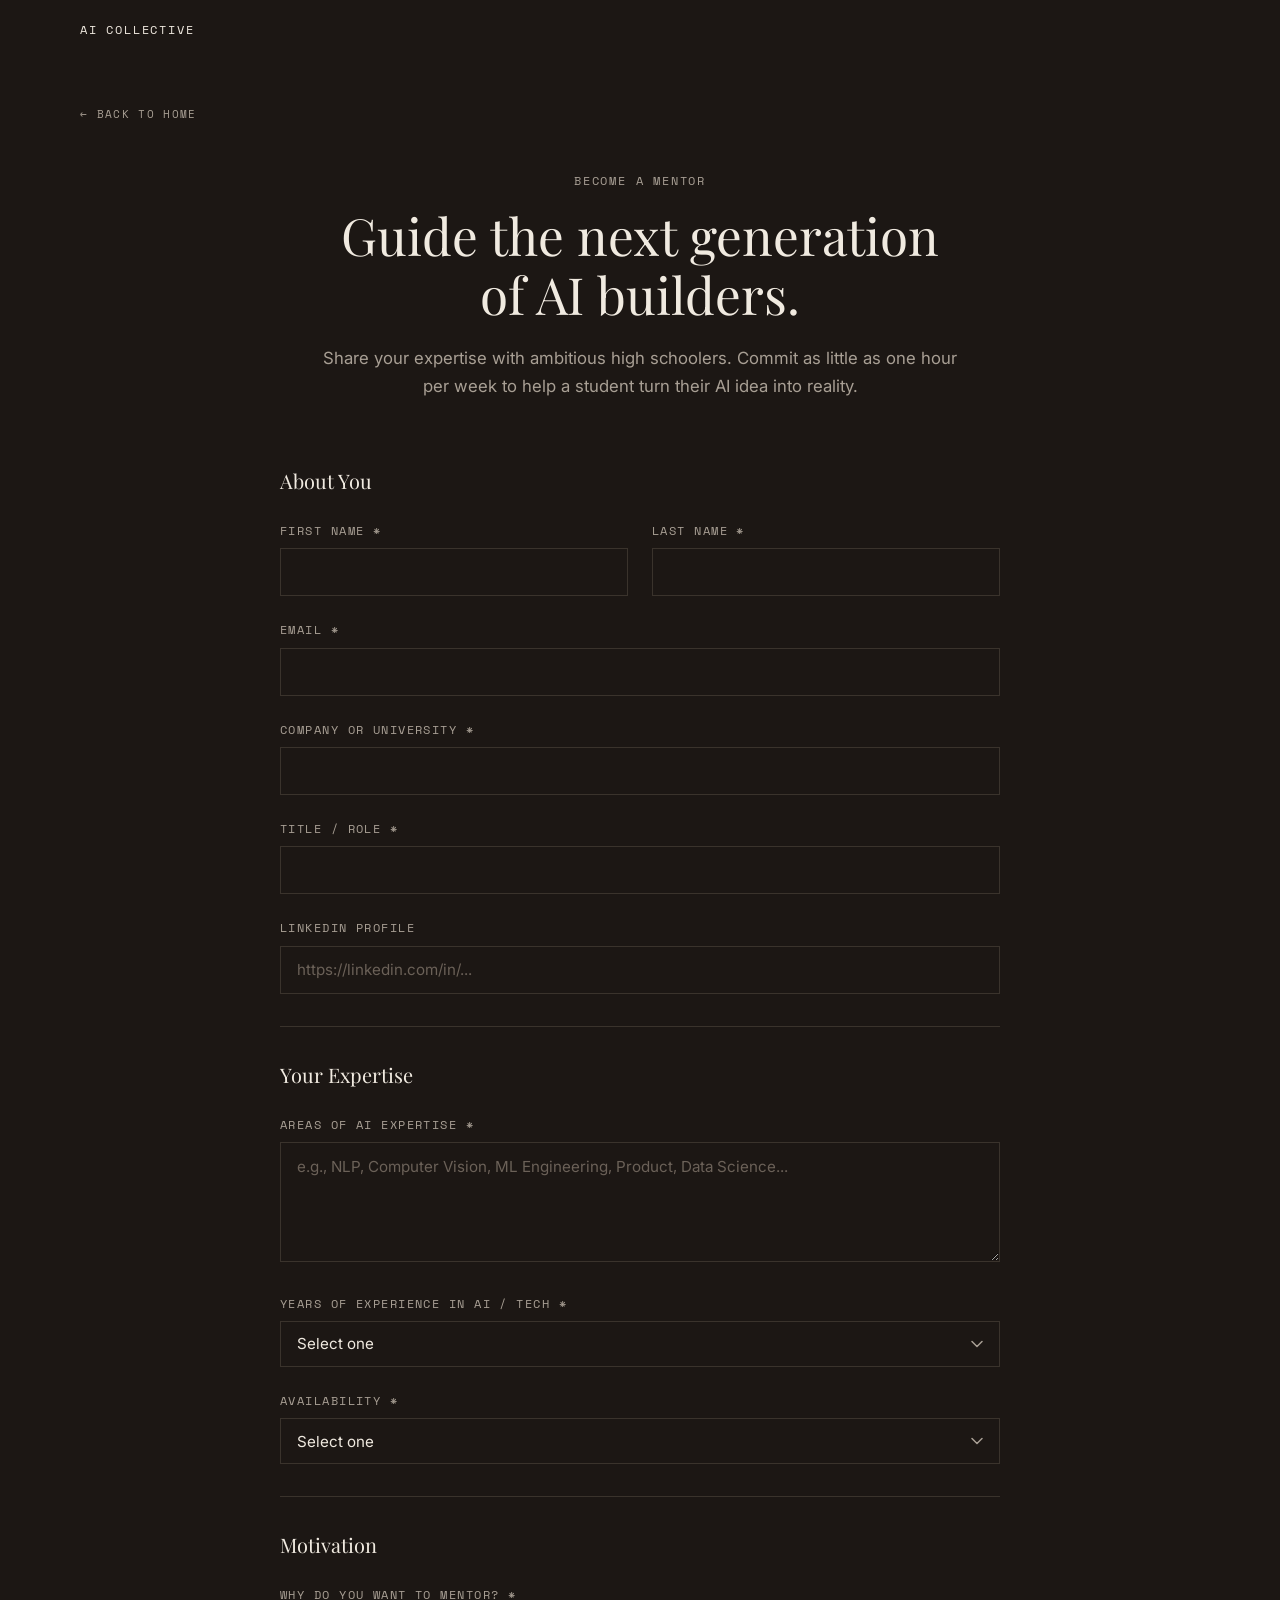
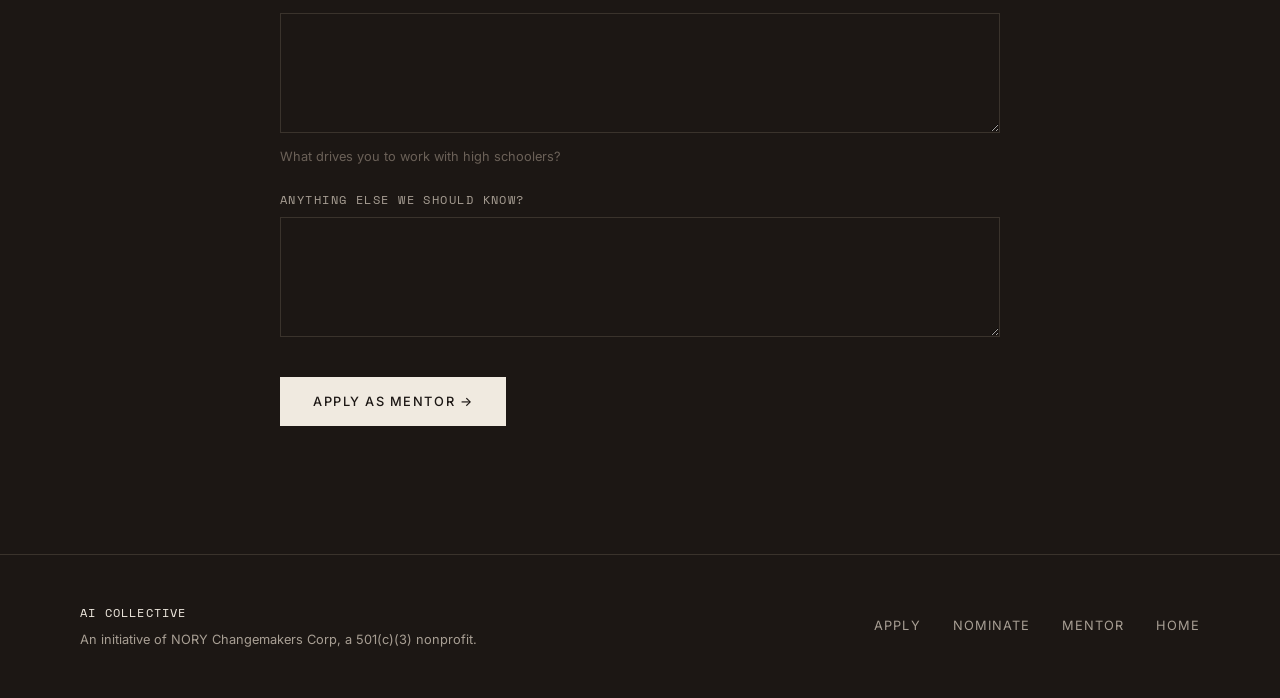
<file: mentor.html>
<!DOCTYPE html>
<html lang="en">
<head>
  <meta charset="UTF-8">
  <meta name="viewport" content="width=device-width, initial-scale=1.0">
  <title>Become a Mentor — AI Collective</title>
  <meta name="description" content="Share your AI expertise with ambitious high schoolers. Apply to become a mentor with the AI Collective.">

  <!-- Fonts -->
  <link rel="preconnect" href="https://fonts.googleapis.com">
  <link rel="preconnect" href="https://fonts.gstatic.com" crossorigin>
  <link href="https://fonts.googleapis.com/css2?family=Inter:wght@400;500;600&family=Playfair+Display:ital,wght@0,400;0,500;1,400;1,500&family=Space+Mono:wght@400;700&display=swap" rel="stylesheet">

  <link rel="stylesheet" href="css/styles.css">
</head>
<body>

  <!-- ========== NAV ========== -->
  <nav class="nav" id="nav">
    <div class="container nav__inner">
      <a href="index.html" class="nav__brand">AI Collective</a>
    </div>
  </nav>

  <!-- ========== FORM ========== -->
  <section class="form-page">
    <div class="container">

      <a href="index.html" class="form-page__back">&larr; Back to Home</a>

      <div class="form-page__header">
        <div class="section-label">Become a Mentor</div>
        <h1 class="section-headline">Guide the next generation of AI builders.</h1>
        <p class="section-body">Share your expertise with ambitious high schoolers. Commit as little as one hour per week to help a student turn their AI idea into reality.</p>
      </div>

      <div class="form-page__container">
        <form name="mentor-application" method="POST" data-netlify="true" netlify-honeypot="bot-field" action="/success.html">

          <!-- Honeypot -->
          <p style="display:none;">
            <label>Don't fill this out: <input name="bot-field"></label>
          </p>

          <!-- Section 1: About You -->
          <div class="form-section" style="border-top:none; margin-top:0; padding-top:0;">
            <h2 class="form-section__title">About You</h2>

            <div class="form-row">
              <div class="form-group">
                <label for="first-name">First Name *</label>
                <input type="text" id="first-name" name="first-name" required>
              </div>
              <div class="form-group">
                <label for="last-name">Last Name *</label>
                <input type="text" id="last-name" name="last-name" required>
              </div>
            </div>

            <div class="form-group">
              <label for="email">Email *</label>
              <input type="email" id="email" name="email" required>
            </div>

            <div class="form-group">
              <label for="company">Company or University *</label>
              <input type="text" id="company" name="company" required>
            </div>

            <div class="form-group">
              <label for="role">Title / Role *</label>
              <input type="text" id="role" name="role" required>
            </div>

            <div class="form-group">
              <label for="linkedin">LinkedIn Profile</label>
              <input type="url" id="linkedin" name="linkedin" placeholder="https://linkedin.com/in/...">
            </div>
          </div>

          <!-- Section 2: Your Expertise -->
          <div class="form-section">
            <h2 class="form-section__title">Your Expertise</h2>

            <div class="form-group">
              <label for="expertise">Areas of AI Expertise *</label>
              <textarea id="expertise" name="expertise" required placeholder="e.g., NLP, Computer Vision, ML Engineering, Product, Data Science..."></textarea>
            </div>

            <div class="form-group">
              <label for="experience">Years of Experience in AI / Tech *</label>
              <select id="experience" name="experience" required>
                <option value="" disabled selected>Select one</option>
                <option value="1-3">1-3</option>
                <option value="3-5">3-5</option>
                <option value="5-10">5-10</option>
                <option value="10+">10+</option>
              </select>
            </div>

            <div class="form-group">
              <label for="availability">Availability *</label>
              <select id="availability" name="availability" required>
                <option value="" disabled selected>Select one</option>
                <option value="1 hour/week">1 hour/week</option>
                <option value="2-3 hours/week">2-3 hours/week</option>
                <option value="Flexible">Flexible</option>
              </select>
            </div>
          </div>

          <!-- Section 3: Motivation -->
          <div class="form-section">
            <h2 class="form-section__title">Motivation</h2>

            <div class="form-group">
              <label for="motivation">Why do you want to mentor? *</label>
              <textarea id="motivation" name="motivation" required></textarea>
              <div class="form-group__hint">What drives you to work with high schoolers?</div>
            </div>

            <div class="form-group">
              <label for="anything-else">Anything else we should know?</label>
              <textarea id="anything-else" name="anything-else"></textarea>
            </div>
          </div>

          <!-- Submit -->
          <div class="form__submit">
            <button type="submit" class="btn btn--filled">Apply as Mentor &rarr;</button>
          </div>

        </form>
      </div>

    </div>
  </section>

  <!-- ========== FOOTER ========== -->
  <footer class="footer">
    <div class="container footer__inner">
      <div>
        <div class="footer__brand">AI Collective</div>
        <div class="footer__sub">An initiative of NORY Changemakers Corp, a 501(c)(3) nonprofit.</div>
      </div>
      <div class="footer__links">
        <a href="index.html#apply">Apply</a>
        <a href="index.html#nominate">Nominate</a>
        <a href="index.html#mentor">Mentor</a>
        <a href="index.html">Home</a>
      </div>
    </div>
  </footer>

</body>
</html>
</file>
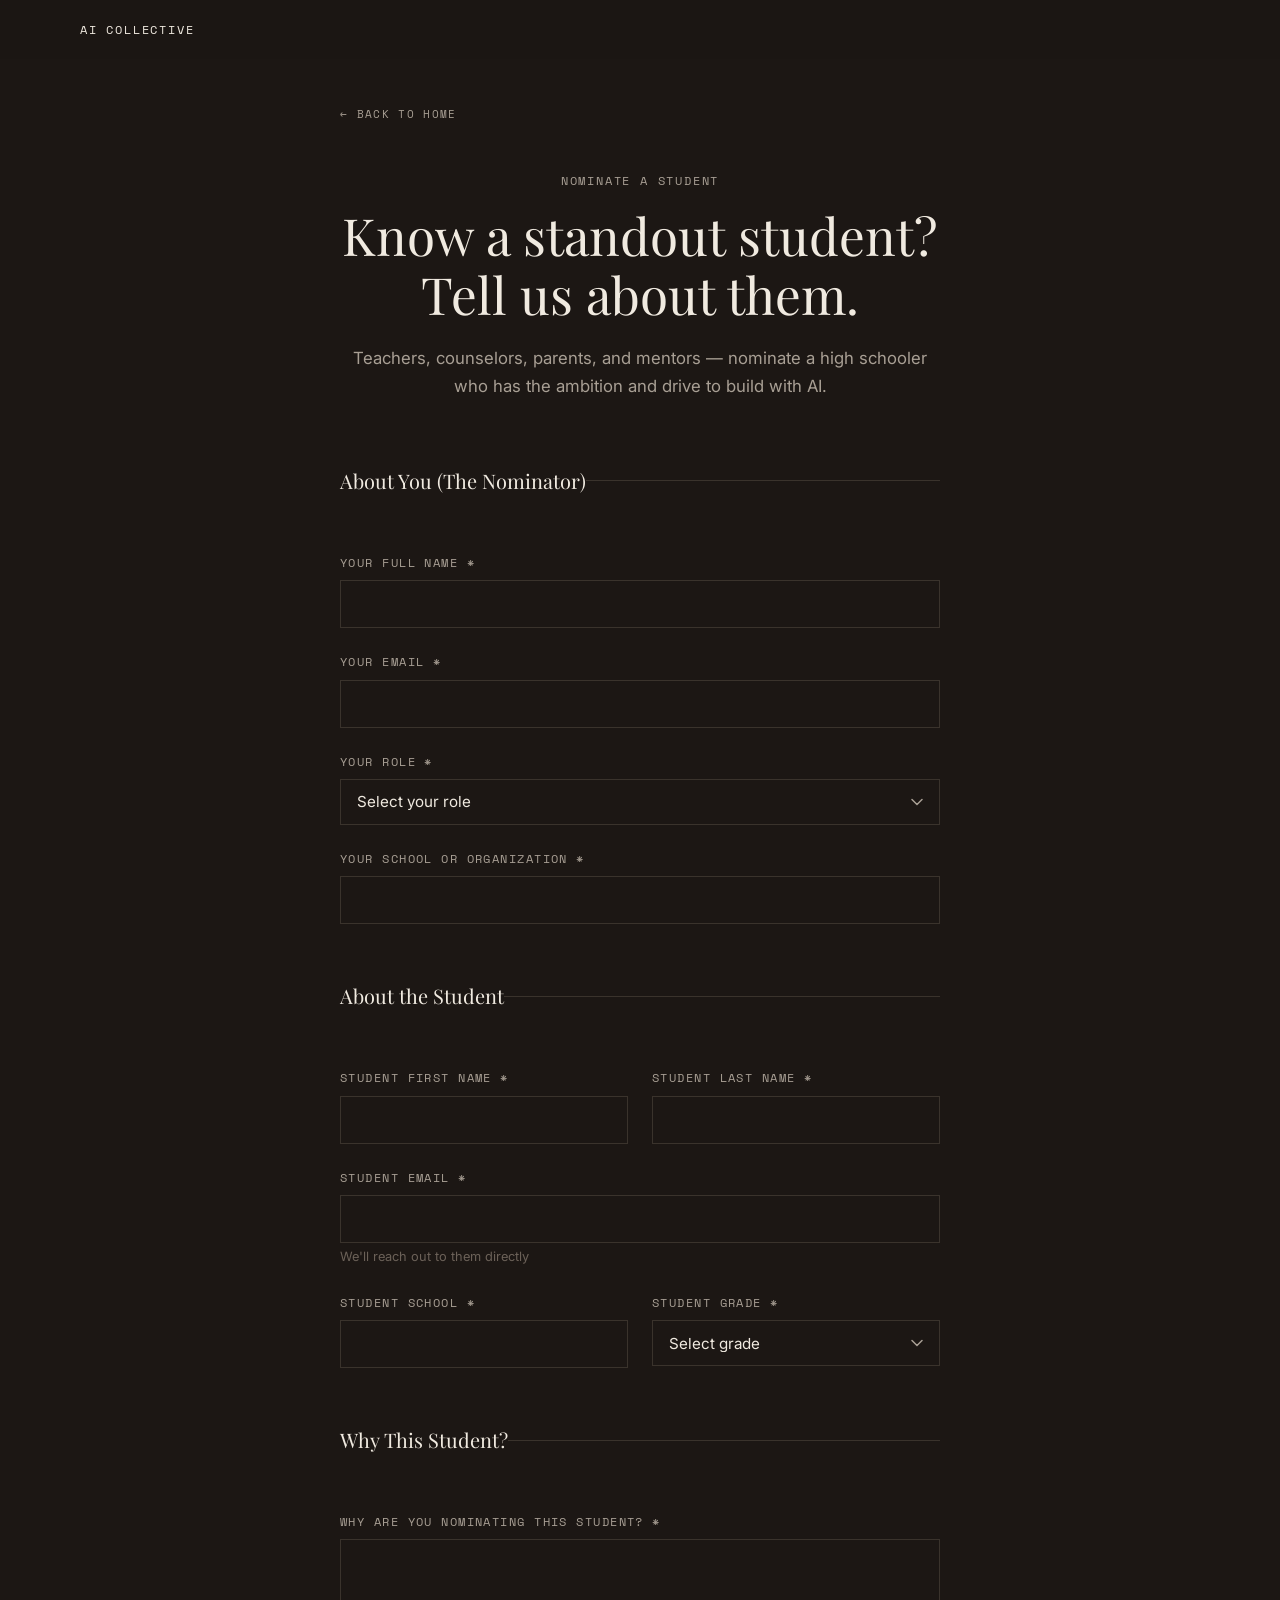
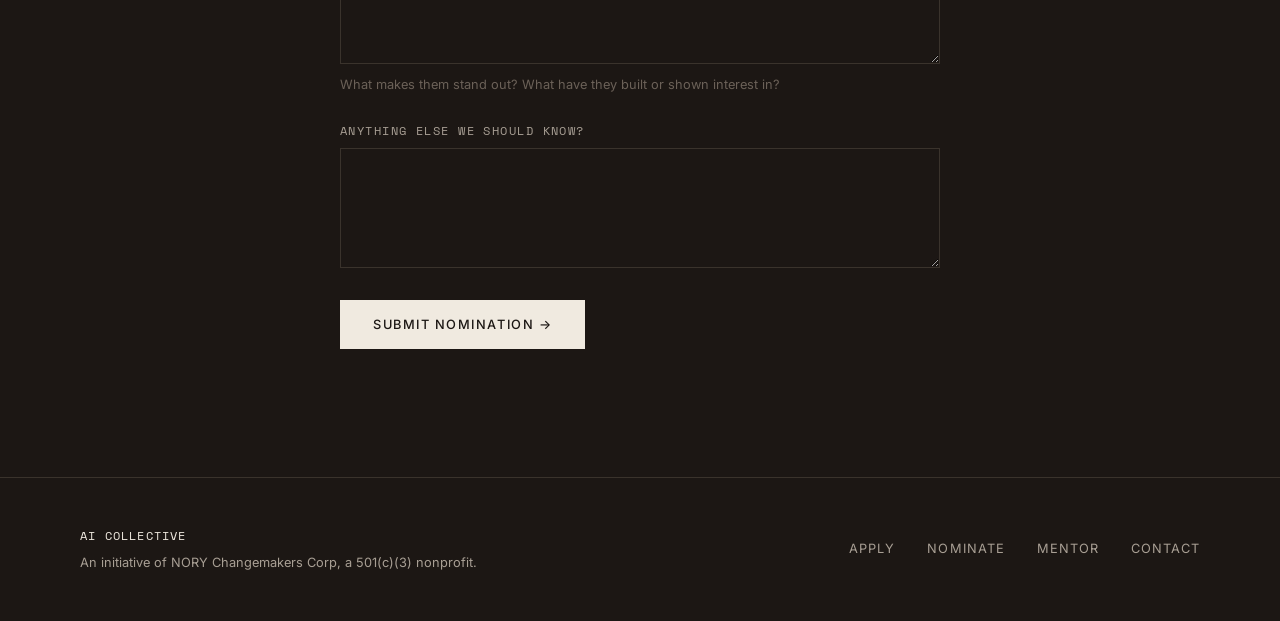
<file: nominate.html>
<!DOCTYPE html>
<html lang="en">
<head>
  <meta charset="UTF-8">
  <meta name="viewport" content="width=device-width, initial-scale=1.0">
  <title>Nominate a Student — AI Collective</title>
  <meta name="description" content="Nominate a standout high schooler for the AI Collective accelerator program.">

  <!-- Fonts -->
  <link rel="preconnect" href="https://fonts.googleapis.com">
  <link rel="preconnect" href="https://fonts.gstatic.com" crossorigin>
  <link href="https://fonts.googleapis.com/css2?family=Inter:wght@400;500;600&family=Playfair+Display:ital,wght@0,400;0,500;1,400;1,500&family=Space+Mono:wght@400;700&display=swap" rel="stylesheet">

  <link rel="stylesheet" href="css/styles.css">
</head>
<body>

  <!-- ========== NAV ========== -->
  <nav class="nav scrolled">
    <div class="container nav__inner">
      <a href="index.html" class="nav__brand">AI Collective</a>
    </div>
  </nav>

  <!-- ========== FORM PAGE ========== -->
  <section class="form-page">
    <div class="container form-page__container">

      <a href="index.html" class="form-page__back">&larr; Back to Home</a>

      <div class="form-page__header">
        <div class="section-label">Nominate a Student</div>
        <h1 class="section-headline">Know a standout student? Tell us about them.</h1>
        <p class="section-body">Teachers, counselors, parents, and mentors &mdash; nominate a high schooler who has the ambition and drive to build with AI.</p>
      </div>

      <form
        name="student-nomination"
        method="POST"
        action="/success.html"
        data-netlify="true"
        netlify-honeypot="bot-field"
      >
        <!-- Honeypot -->
        <p style="display:none;">
          <label>Don't fill this out: <input name="bot-field"></label>
        </p>

        <!-- Section 1: About You -->
        <fieldset class="form-section">
          <legend class="form-section__title">About You (The Nominator)</legend>

          <div class="form-group">
            <label for="nominator-name">Your Full Name *</label>
            <input type="text" id="nominator-name" name="nominator-name" required>
          </div>

          <div class="form-group">
            <label for="nominator-email">Your Email *</label>
            <input type="email" id="nominator-email" name="nominator-email" required>
          </div>

          <div class="form-group">
            <label for="nominator-role">Your Role *</label>
            <select id="nominator-role" name="nominator-role" required>
              <option value="" disabled selected>Select your role</option>
              <option value="Teacher">Teacher</option>
              <option value="School Counselor">School Counselor</option>
              <option value="Administrator">Administrator</option>
              <option value="Parent/Guardian">Parent/Guardian</option>
              <option value="Community Leader">Community Leader</option>
              <option value="Other">Other</option>
            </select>
          </div>

          <div class="form-group">
            <label for="nominator-org">Your School or Organization *</label>
            <input type="text" id="nominator-org" name="nominator-org" required>
          </div>
        </fieldset>

        <!-- Section 2: About the Student -->
        <fieldset class="form-section">
          <legend class="form-section__title">About the Student</legend>

          <div class="form-row">
            <div class="form-group">
              <label for="student-first-name">Student First Name *</label>
              <input type="text" id="student-first-name" name="student-first-name" required>
            </div>
            <div class="form-group">
              <label for="student-last-name">Student Last Name *</label>
              <input type="text" id="student-last-name" name="student-last-name" required>
            </div>
          </div>

          <div class="form-group">
            <label for="student-email">Student Email *</label>
            <input type="email" id="student-email" name="student-email" required>
            <span class="form-group__hint">We'll reach out to them directly</span>
          </div>

          <div class="form-row">
            <div class="form-group">
              <label for="student-school">Student School *</label>
              <input type="text" id="student-school" name="student-school" required>
            </div>
            <div class="form-group">
              <label for="student-grade">Student Grade *</label>
              <select id="student-grade" name="student-grade" required>
                <option value="" disabled selected>Select grade</option>
                <option value="9th">9th</option>
                <option value="10th">10th</option>
                <option value="11th">11th</option>
                <option value="12th">12th</option>
              </select>
            </div>
          </div>
        </fieldset>

        <!-- Section 3: Why This Student? -->
        <fieldset class="form-section">
          <legend class="form-section__title">Why This Student?</legend>

          <div class="form-group">
            <label for="nomination-reason">Why are you nominating this student? *</label>
            <textarea id="nomination-reason" name="nomination-reason" rows="5" required></textarea>
            <span class="form-group__hint">What makes them stand out? What have they built or shown interest in?</span>
          </div>

          <div class="form-group">
            <label for="additional-info">Anything else we should know?</label>
            <textarea id="additional-info" name="additional-info" rows="3"></textarea>
          </div>
        </fieldset>

        <button type="submit" class="btn btn--filled">Submit Nomination &rarr;</button>
      </form>

    </div>
  </section>

  <!-- ========== FOOTER ========== -->
  <footer class="footer">
    <div class="container footer__inner">
      <div>
        <div class="footer__brand">AI Collective</div>
        <div class="footer__sub">An initiative of NORY Changemakers Corp, a 501(c)(3) nonprofit.</div>
      </div>
      <div class="footer__links">
        <a href="index.html#apply">Apply</a>
        <a href="index.html#nominate">Nominate</a>
        <a href="index.html#mentor">Mentor</a>
        <a href="index.html#">Contact</a>
      </div>
    </div>
  </footer>

</body>
</html>
</file>
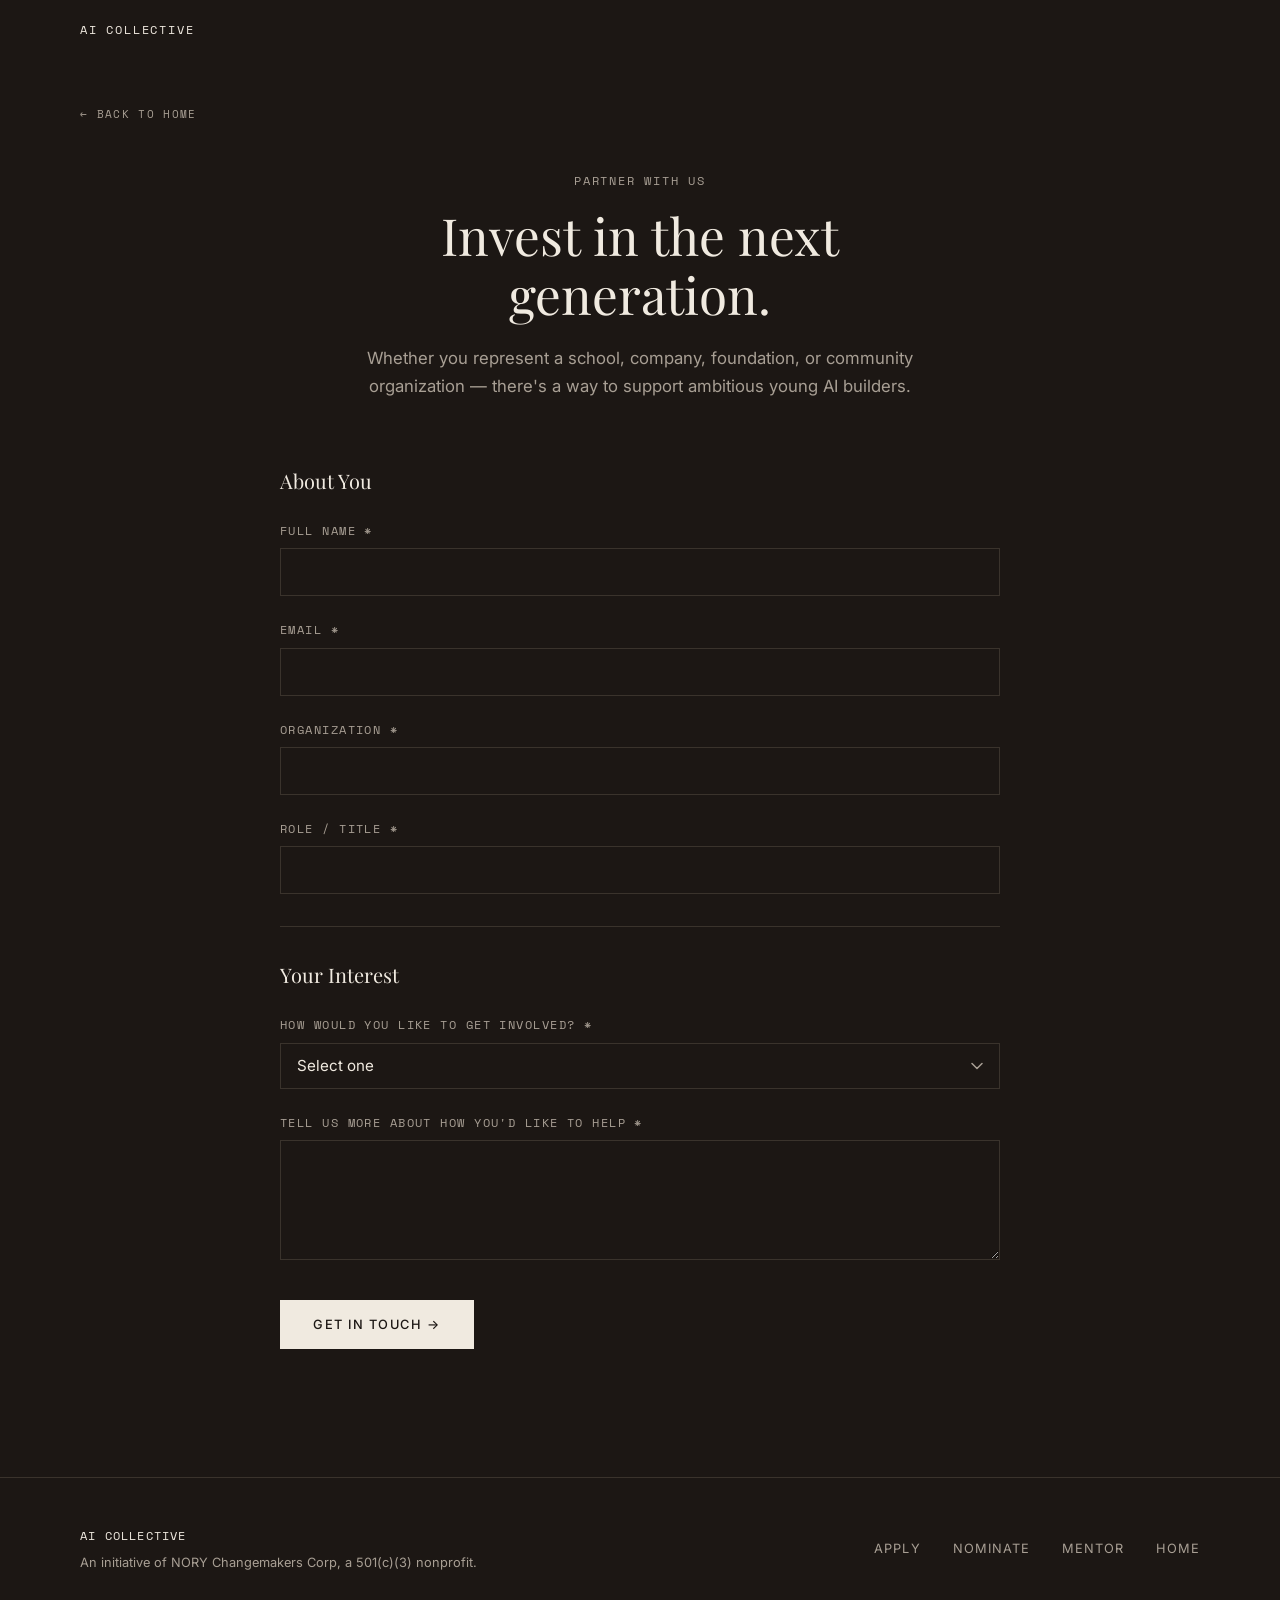
<file: partner.html>
<!DOCTYPE html>
<html lang="en">
<head>
  <meta charset="UTF-8">
  <meta name="viewport" content="width=device-width, initial-scale=1.0">
  <title>Partner With Us — AI Collective</title>
  <meta name="description" content="Partner with the AI Collective. Whether you represent a school, company, or foundation, there's a way to support young AI builders.">

  <!-- Fonts -->
  <link rel="preconnect" href="https://fonts.googleapis.com">
  <link rel="preconnect" href="https://fonts.gstatic.com" crossorigin>
  <link href="https://fonts.googleapis.com/css2?family=Inter:wght@400;500;600&family=Playfair+Display:ital,wght@0,400;0,500;1,400;1,500&family=Space+Mono:wght@400;700&display=swap" rel="stylesheet">

  <link rel="stylesheet" href="css/styles.css">
</head>
<body>

  <!-- ========== NAV ========== -->
  <nav class="nav" id="nav">
    <div class="container nav__inner">
      <a href="index.html" class="nav__brand">AI Collective</a>
    </div>
  </nav>

  <!-- ========== FORM ========== -->
  <section class="form-page">
    <div class="container">

      <a href="index.html" class="form-page__back">&larr; Back to Home</a>

      <div class="form-page__header">
        <div class="section-label">Partner With Us</div>
        <h1 class="section-headline">Invest in the next generation.</h1>
        <p class="section-body">Whether you represent a school, company, foundation, or community organization — there's a way to support ambitious young AI builders.</p>
      </div>

      <div class="form-page__container">
        <form name="partner-interest" method="POST" data-netlify="true" netlify-honeypot="bot-field" action="/success.html">

          <!-- Honeypot -->
          <p style="display:none;">
            <label>Don't fill this out: <input name="bot-field"></label>
          </p>

          <!-- Section 1: About You -->
          <div class="form-section" style="border-top:none; margin-top:0; padding-top:0;">
            <h2 class="form-section__title">About You</h2>

            <div class="form-group">
              <label for="full-name">Full Name *</label>
              <input type="text" id="full-name" name="full-name" required>
            </div>

            <div class="form-group">
              <label for="email">Email *</label>
              <input type="email" id="email" name="email" required>
            </div>

            <div class="form-group">
              <label for="organization">Organization *</label>
              <input type="text" id="organization" name="organization" required>
            </div>

            <div class="form-group">
              <label for="role">Role / Title *</label>
              <input type="text" id="role" name="role" required>
            </div>
          </div>

          <!-- Section 2: Your Interest -->
          <div class="form-section">
            <h2 class="form-section__title">Your Interest</h2>

            <div class="form-group">
              <label for="involvement">How would you like to get involved? *</label>
              <select id="involvement" name="involvement" required>
                <option value="" disabled selected>Select one</option>
                <option value="Funding/Sponsorship">Funding/Sponsorship</option>
                <option value="Provide AI Tools/Resources">Provide AI Tools/Resources</option>
                <option value="School Partnership">School Partnership</option>
                <option value="Join Educator Advisory Council">Join Educator Advisory Council</option>
                <option value="Speaking/Workshop">Speaking/Workshop</option>
                <option value="Other">Other</option>
              </select>
            </div>

            <div class="form-group">
              <label for="details">Tell us more about how you'd like to help *</label>
              <textarea id="details" name="details" required></textarea>
            </div>
          </div>

          <!-- Submit -->
          <div class="form__submit">
            <button type="submit" class="btn btn--filled">Get in Touch &rarr;</button>
          </div>

        </form>
      </div>

    </div>
  </section>

  <!-- ========== FOOTER ========== -->
  <footer class="footer">
    <div class="container footer__inner">
      <div>
        <div class="footer__brand">AI Collective</div>
        <div class="footer__sub">An initiative of NORY Changemakers Corp, a 501(c)(3) nonprofit.</div>
      </div>
      <div class="footer__links">
        <a href="index.html#apply">Apply</a>
        <a href="index.html#nominate">Nominate</a>
        <a href="index.html#mentor">Mentor</a>
        <a href="index.html">Home</a>
      </div>
    </div>
  </footer>

</body>
</html>
</file>
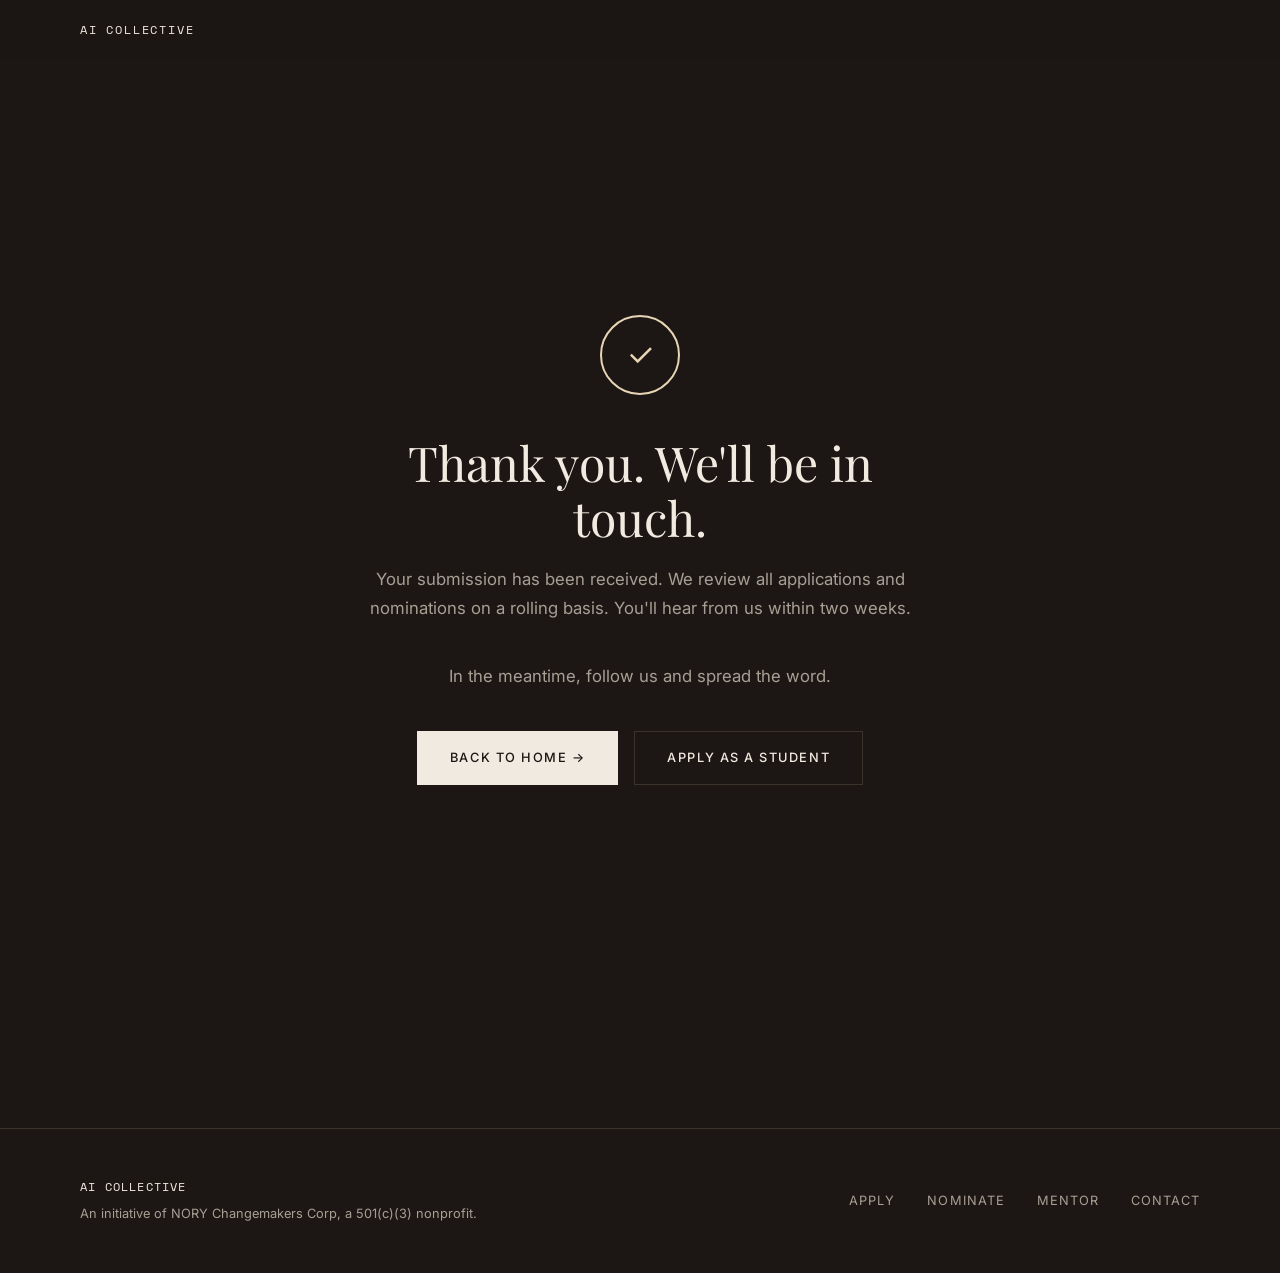
<file: success.html>
<!DOCTYPE html>
<html lang="en">
<head>
  <meta charset="UTF-8">
  <meta name="viewport" content="width=device-width, initial-scale=1.0">
  <title>Thank You — AI Collective</title>

  <!-- Fonts -->
  <link rel="preconnect" href="https://fonts.googleapis.com">
  <link rel="preconnect" href="https://fonts.gstatic.com" crossorigin>
  <link href="https://fonts.googleapis.com/css2?family=Inter:wght@400;500;600&family=Playfair+Display:ital,wght@0,400;0,500;1,400;1,500&family=Space+Mono:wght@400;700&display=swap" rel="stylesheet">

  <link rel="stylesheet" href="css/styles.css">
</head>
<body>

  <!-- ========== NAV ========== -->
  <nav class="nav" id="nav" style="background: rgba(28, 23, 20, 0.95); backdrop-filter: blur(12px); -webkit-backdrop-filter: blur(12px);">
    <div class="container nav__inner">
      <a href="index.html" class="nav__brand">AI Collective</a>
    </div>
  </nav>

  <!-- ========== SUCCESS CONTENT ========== -->
  <section class="form-page">
    <div class="form-page__container">
      <div class="success-page">

        <div class="success-icon" style="width: 80px; height: 80px; border-radius: 50%; border: 2px solid var(--accent-gold); display: flex; align-items: center; justify-content: center; margin-bottom: 2.5rem; font-size: 2rem; color: var(--accent-gold);">&#10003;</div>

        <h1 class="success-page__headline">Thank you. We'll be in touch.</h1>

        <p class="success-page__body">Your submission has been received. We review all applications and nominations on a rolling basis. You'll hear from us within two weeks.</p>

        <p class="success-page__body" style="margin-bottom: 2.5rem;">In the meantime, follow us and spread the word.</p>

        <div style="display: flex; flex-wrap: wrap; gap: 1rem; justify-content: center;">
          <a href="index.html" class="btn btn--filled">Back to Home &rarr;</a>
          <a href="apply.html" class="btn">Apply as a Student</a>
        </div>

      </div>
    </div>
  </section>

  <!-- ========== FOOTER ========== -->
  <footer class="footer">
    <div class="container footer__inner">
      <div>
        <div class="footer__brand">AI Collective</div>
        <div class="footer__sub">An initiative of NORY Changemakers Corp, a 501(c)(3) nonprofit.</div>
      </div>
      <div class="footer__links">
        <a href="index.html#apply">Apply</a>
        <a href="index.html#nominate">Nominate</a>
        <a href="index.html#mentor">Mentor</a>
        <a href="#">Contact</a>
      </div>
    </div>
  </footer>

</body>
</html>
</file>
<file: css/styles.css>
/* ============================================
   AI HIGH SCHOOL COALITION — GLOBAL STYLES
   ============================================ */

/* --- DESIGN TOKENS --- */
:root {
  /* Colors */
  --bg-dark: #1C1714;
  --bg-dark-alt: #231E19;
  --bg-cream: #F0EAE0;
  --bg-cream-alt: #E8E0D4;

  --text-primary: #F0EAE0;
  --text-secondary: #A89F94;
  --text-muted: #6B6158;
  --text-dark: #1C1714;
  --text-dark-secondary: #4A4139;

  --border-light: #3A332C;
  --border-cream: #D4CBBD;
  --accent-gold: #E8D5B5;

  /* Typography */
  --font-serif: 'Playfair Display', 'Georgia', serif;
  --font-sans: 'Inter', -apple-system, sans-serif;
  --font-mono: 'Space Mono', 'Courier New', monospace;

  /* Spacing */
  --section-padding: clamp(80px, 10vw, 140px);
  --container-max: 1240px;
  --container-padding: clamp(20px, 5vw, 60px);

  /* Transitions */
  --ease: cubic-bezier(0.16, 1, 0.3, 1);
}

/* --- RESET --- */
*, *::before, *::after {
  margin: 0;
  padding: 0;
  box-sizing: border-box;
}

html {
  scroll-behavior: smooth;
  -webkit-font-smoothing: antialiased;
  -moz-osx-font-smoothing: grayscale;
}

body {
  font-family: var(--font-sans);
  font-size: 16px;
  line-height: 1.6;
  color: var(--text-primary);
  background-color: var(--bg-dark);
  overflow-x: hidden;
}

img { max-width: 100%; display: block; }
a { color: inherit; text-decoration: none; }
button { cursor: pointer; border: none; background: none; font-family: inherit; }
ul, ol { list-style: none; }

/* --- UTILITIES --- */
.container {
  max-width: var(--container-max);
  margin: 0 auto;
  padding-left: var(--container-padding);
  padding-right: var(--container-padding);
}

.section-label {
  font-family: var(--font-mono);
  font-size: 0.75rem;
  letter-spacing: 0.15em;
  text-transform: uppercase;
  color: var(--text-secondary);
  margin-bottom: 1.5rem;
}

.section-headline {
  font-family: var(--font-serif);
  font-size: clamp(2rem, 4vw, 3.25rem);
  font-weight: 400;
  line-height: 1.15;
  margin-bottom: 1.5rem;
}

.section-body {
  font-size: 1.05rem;
  line-height: 1.7;
  color: var(--text-secondary);
  max-width: 680px;
}

/* --- BUTTONS --- */
.btn {
  display: inline-flex;
  align-items: center;
  gap: 0.5rem;
  font-family: var(--font-sans);
  font-size: 0.8rem;
  font-weight: 500;
  letter-spacing: 0.12em;
  text-transform: uppercase;
  padding: 1rem 2rem;
  border: 1px solid var(--border-light);
  color: var(--text-primary);
  background: transparent;
  transition: all 0.3s var(--ease);
  white-space: nowrap;
}

.btn:hover {
  background: var(--text-primary);
  color: var(--bg-dark);
  border-color: var(--text-primary);
}

.btn--cream {
  border-color: var(--border-cream);
  color: var(--text-dark);
}

.btn--cream:hover {
  background: var(--text-dark);
  color: var(--bg-cream);
  border-color: var(--text-dark);
}

.btn--filled {
  background: var(--text-primary);
  color: var(--bg-dark);
  border-color: var(--text-primary);
}

.btn--filled:hover {
  background: transparent;
  color: var(--text-primary);
}

/* ============================================
   NAVIGATION
   ============================================ */
.nav {
  position: fixed;
  top: 0;
  left: 0;
  right: 0;
  z-index: 100;
  padding: 1.25rem 0;
  transition: background 0.3s var(--ease);
}

.nav.scrolled {
  background: rgba(28, 23, 20, 0.95);
  backdrop-filter: blur(12px);
  -webkit-backdrop-filter: blur(12px);
}

.nav__inner {
  display: flex;
  align-items: center;
  justify-content: space-between;
}

.nav__brand {
  font-family: var(--font-mono);
  font-size: 0.75rem;
  letter-spacing: 0.15em;
  text-transform: uppercase;
  color: var(--text-primary);
}

.nav__brand span {
  color: var(--text-secondary);
}

.nav__links {
  display: flex;
  align-items: center;
  gap: 2.5rem;
}

.nav__links a {
  font-size: 0.8rem;
  letter-spacing: 0.08em;
  text-transform: uppercase;
  color: var(--text-secondary);
  transition: color 0.3s;
}

.nav__links a:hover {
  color: var(--text-primary);
}

.nav__cta {
  font-size: 0.75rem;
  letter-spacing: 0.12em;
  text-transform: uppercase;
  padding: 0.65rem 1.5rem;
  border: 1px solid var(--border-light);
  color: var(--text-primary);
  transition: all 0.3s var(--ease);
}

.nav__cta:hover {
  background: var(--text-primary);
  color: var(--bg-dark);
}

/* Mobile menu button */
.nav__menu-btn {
  display: none;
  flex-direction: column;
  gap: 5px;
  padding: 4px;
}

.nav__menu-btn span {
  display: block;
  width: 24px;
  height: 1.5px;
  background: var(--text-primary);
  transition: all 0.3s var(--ease);
}

/* Mobile overlay */
.nav__mobile {
  display: none;
  position: fixed;
  inset: 0;
  background: var(--bg-dark);
  z-index: 99;
  flex-direction: column;
  align-items: center;
  justify-content: center;
  gap: 2rem;
  opacity: 0;
  transition: opacity 0.3s var(--ease);
}

.nav__mobile.active {
  display: flex;
  opacity: 1;
}

.nav__mobile a {
  font-family: var(--font-serif);
  font-size: 2rem;
  color: var(--text-primary);
}

@media (max-width: 768px) {
  .nav__links,
  .nav__cta {
    display: none;
  }
  .nav__menu-btn {
    display: flex;
  }
}

/* ============================================
   HERO
   ============================================ */
.hero {
  min-height: 100vh;
  display: flex;
  flex-direction: column;
  justify-content: center;
  padding-top: 100px;
  padding-bottom: var(--section-padding);
}

.hero__badge {
  display: inline-flex;
  align-items: center;
  gap: 0.5rem;
  font-family: var(--font-mono);
  font-size: 0.7rem;
  letter-spacing: 0.12em;
  text-transform: uppercase;
  color: var(--accent-gold);
  margin-bottom: 2rem;
  padding: 0.5rem 1rem;
  border: 1px solid var(--border-light);
  border-radius: 2px;
}

.hero__badge::before {
  content: '';
  width: 6px;
  height: 6px;
  border-radius: 50%;
  background: var(--accent-gold);
  animation: pulse 2s ease-in-out infinite;
}

@keyframes pulse {
  0%, 100% { opacity: 1; }
  50% { opacity: 0.3; }
}

.hero__subtitle {
  font-family: var(--font-mono);
  font-size: 0.8rem;
  letter-spacing: 0.15em;
  text-transform: uppercase;
  color: var(--text-secondary);
  margin-bottom: 1.5rem;
}

.hero__headline {
  font-family: var(--font-serif);
  font-size: clamp(3rem, 7vw, 5.5rem);
  font-weight: 400;
  line-height: 1.05;
  max-width: 900px;
  margin-bottom: 2rem;
}

.hero__headline em {
  font-style: italic;
}

.hero__body {
  font-size: 1.1rem;
  line-height: 1.7;
  color: var(--text-secondary);
  max-width: 560px;
  margin-bottom: 3rem;
}

.hero__ctas {
  display: flex;
  flex-wrap: wrap;
  gap: 1rem;
  margin-bottom: 5rem;
}

/* Hero project cards */
.hero__cards {
  display: grid;
  grid-template-columns: repeat(3, 1fr);
  gap: 1px;
  background: var(--border-light);
  border: 1px solid var(--border-light);
}

.hero__card {
  background: var(--bg-dark-alt);
  padding: 2rem;
}

.hero__card-num {
  font-family: var(--font-mono);
  font-size: 0.7rem;
  color: var(--text-muted);
  margin-bottom: 1rem;
}

.hero__card-title {
  font-family: var(--font-serif);
  font-size: 1.15rem;
  font-weight: 400;
  margin-bottom: 0.75rem;
}

.hero__card-desc {
  font-size: 0.85rem;
  color: var(--text-secondary);
  line-height: 1.5;
  margin-bottom: 1rem;
}

.hero__card-tags {
  display: flex;
  gap: 0.5rem;
}

.hero__card-tags span {
  font-family: var(--font-mono);
  font-size: 0.65rem;
  letter-spacing: 0.1em;
  text-transform: uppercase;
  padding: 0.25rem 0.75rem;
  border: 1px solid var(--border-light);
  color: var(--text-muted);
}

@media (max-width: 768px) {
  .hero__cards {
    grid-template-columns: 1fr;
  }
}

/* ============================================
   CALLOUT BAR
   ============================================ */
.callout {
  background: var(--bg-cream);
  padding: 1.25rem 0;
  overflow: hidden;
}

.callout__inner {
  display: flex;
  align-items: center;
  gap: 2rem;
  font-family: var(--font-mono);
  font-size: 0.75rem;
  letter-spacing: 0.12em;
  text-transform: uppercase;
  color: var(--text-dark);
  white-space: nowrap;
}

.callout__inner span {
  color: var(--text-dark-secondary);
}

.callout__dot {
  width: 4px;
  height: 4px;
  border-radius: 50%;
  background: var(--text-dark-secondary);
  flex-shrink: 0;
}

/* ============================================
   THE MOMENT
   ============================================ */
.moment {
  padding: var(--section-padding) 0;
}

.moment__content {
  max-width: 720px;
  margin-bottom: 4rem;
}

.moment__body {
  font-size: 1.05rem;
  line-height: 1.8;
  color: var(--text-secondary);
  margin-bottom: 2rem;
}

.moment__highlight {
  font-family: var(--font-serif);
  font-size: 1.5rem;
  font-style: italic;
  color: var(--accent-gold);
  padding-left: 1.5rem;
  border-left: 2px solid var(--accent-gold);
}

.moment__stats {
  display: grid;
  grid-template-columns: repeat(4, 1fr);
  gap: 1px;
  background: var(--border-light);
  border: 1px solid var(--border-light);
  margin-top: 4rem;
}

.moment__stat {
  background: var(--bg-dark);
  padding: 2rem;
}

.moment__stat-title {
  font-family: var(--font-serif);
  font-size: 1.1rem;
  font-weight: 400;
  margin-bottom: 0.75rem;
}

.moment__stat-desc {
  font-size: 0.85rem;
  color: var(--text-secondary);
  line-height: 1.5;
}

@media (max-width: 768px) {
  .moment__stats {
    grid-template-columns: 1fr 1fr;
  }
}

@media (max-width: 480px) {
  .moment__stats {
    grid-template-columns: 1fr;
  }
}

/* ============================================
   WHAT WE OFFER
   ============================================ */
.offer {
  padding: var(--section-padding) 0;
  background: var(--bg-dark-alt);
}

.offer__header {
  margin-bottom: 4rem;
}

.offer__grid {
  display: grid;
  grid-template-columns: repeat(3, 1fr);
  gap: 1px;
  background: var(--border-light);
  border: 1px solid var(--border-light);
}

.offer__item {
  background: var(--bg-dark-alt);
  padding: 2.5rem;
}

.offer__item-num {
  font-family: var(--font-mono);
  font-size: 0.7rem;
  color: var(--text-muted);
  margin-bottom: 1.5rem;
}

.offer__item-title {
  font-family: var(--font-serif);
  font-size: 1.35rem;
  font-weight: 400;
  margin-bottom: 1rem;
}

.offer__item-desc {
  font-size: 0.9rem;
  color: var(--text-secondary);
  line-height: 1.6;
}

@media (max-width: 768px) {
  .offer__grid {
    grid-template-columns: 1fr;
  }
}

/* ============================================
   THE PROGRAM
   ============================================ */
.program {
  padding: var(--section-padding) 0;
}

.program__content {
  display: grid;
  grid-template-columns: 1fr 1fr;
  gap: 4rem;
  align-items: start;
}

.program__left {
  max-width: 540px;
}

.program__cohort-label {
  font-family: var(--font-mono);
  font-size: 0.75rem;
  letter-spacing: 0.12em;
  text-transform: uppercase;
  color: var(--accent-gold);
  margin-bottom: 1rem;
}

.program__cohort-body {
  font-size: 1rem;
  color: var(--text-secondary);
  line-height: 1.7;
  margin-bottom: 2rem;
}

.program__list {
  display: flex;
  flex-direction: column;
  gap: 1rem;
}

.program__list li {
  display: flex;
  align-items: flex-start;
  gap: 1rem;
  font-size: 0.95rem;
  color: var(--text-secondary);
  line-height: 1.5;
}

.program__list li::before {
  content: '';
  width: 6px;
  height: 6px;
  border-radius: 50%;
  background: var(--accent-gold);
  margin-top: 0.5rem;
  flex-shrink: 0;
}

@media (max-width: 768px) {
  .program__content {
    grid-template-columns: 1fr;
  }
}

/* ============================================
   HOW IT WORKS
   ============================================ */
.works {
  padding: var(--section-padding) 0;
  background: var(--bg-cream);
  color: var(--text-dark);
}

.works .section-label {
  color: var(--text-dark-secondary);
}

.works .section-headline {
  color: var(--text-dark);
}

.works .section-body {
  color: var(--text-dark-secondary);
}

.works__header {
  margin-bottom: 4rem;
}

.works__steps {
  display: grid;
  grid-template-columns: repeat(5, 1fr);
  gap: 0;
  border: 1px solid var(--border-cream);
}

.works__step {
  padding: 2.5rem 2rem;
  border-right: 1px solid var(--border-cream);
  position: relative;
}

.works__step:last-child {
  border-right: none;
}

.works__step-num {
  font-family: var(--font-mono);
  font-size: 0.7rem;
  color: var(--text-dark-secondary);
  margin-bottom: 1.5rem;
}

.works__step-title {
  font-family: var(--font-serif);
  font-size: 1.25rem;
  font-weight: 400;
  color: var(--text-dark);
  margin-bottom: 0.5rem;
}

.works__step-subtitle {
  font-family: var(--font-mono);
  font-size: 0.7rem;
  letter-spacing: 0.1em;
  text-transform: uppercase;
  color: var(--text-dark-secondary);
  margin-bottom: 1rem;
}

.works__step-desc {
  font-size: 0.85rem;
  color: var(--text-dark-secondary);
  line-height: 1.5;
}

@media (max-width: 1024px) {
  .works__steps {
    grid-template-columns: 1fr;
  }
  .works__step {
    border-right: none;
    border-bottom: 1px solid var(--border-cream);
  }
  .works__step:last-child {
    border-bottom: none;
  }
}

/* ============================================
   RESOURCES
   ============================================ */
.resources {
  padding: var(--section-padding) 0;
}

.resources__header {
  margin-bottom: 4rem;
}

.resources__grid {
  display: grid;
  grid-template-columns: repeat(3, 1fr);
  gap: 1px;
  background: var(--border-light);
  border: 1px solid var(--border-light);
}

.resources__item {
  background: var(--bg-dark);
  padding: 2.5rem;
}

.resources__item-num {
  font-family: var(--font-mono);
  font-size: 0.7rem;
  color: var(--text-muted);
  margin-bottom: 1.5rem;
}

.resources__item-title {
  font-family: var(--font-serif);
  font-size: 1.35rem;
  font-weight: 400;
  margin-bottom: 1rem;
}

.resources__item-desc {
  font-size: 0.9rem;
  color: var(--text-secondary);
  line-height: 1.6;
}

@media (max-width: 768px) {
  .resources__grid {
    grid-template-columns: 1fr;
  }
}

/* ============================================
   WHO WE ARE
   ============================================ */
.about {
  padding: var(--section-padding) 0;
  background: var(--bg-dark-alt);
}

.about__content {
  display: grid;
  grid-template-columns: 1.2fr 0.8fr;
  gap: 4rem;
  align-items: start;
}

.about__body {
  font-size: 1.05rem;
  line-height: 1.8;
  color: var(--text-secondary);
  margin-bottom: 2rem;
}

.about__body p + p {
  margin-top: 1.5rem;
}

.about__highlight {
  font-family: var(--font-serif);
  font-size: 1.25rem;
  font-style: italic;
  color: var(--text-primary);
  line-height: 1.5;
}

.about__stats {
  display: grid;
  grid-template-columns: 1fr 1fr;
  gap: 1px;
  background: var(--border-light);
  border: 1px solid var(--border-light);
}

.about__stat {
  background: var(--bg-dark-alt);
  padding: 2rem;
  text-align: center;
}

.about__stat-value {
  font-family: var(--font-serif);
  font-size: 1.75rem;
  font-weight: 400;
  margin-bottom: 0.5rem;
}

.about__stat-label {
  font-family: var(--font-mono);
  font-size: 0.7rem;
  letter-spacing: 0.1em;
  text-transform: uppercase;
  color: var(--text-secondary);
}

@media (max-width: 768px) {
  .about__content {
    grid-template-columns: 1fr;
  }
}

/* ============================================
   GET INVOLVED (CTA)
   ============================================ */
.cta {
  padding: var(--section-padding) 0;
}

.cta__header {
  text-align: center;
  max-width: 640px;
  margin: 0 auto 4rem;
}

.cta__header .section-headline {
  margin-bottom: 1rem;
}

.cta__header .section-body {
  margin: 0 auto;
  text-align: center;
}

.cta__grid {
  display: grid;
  grid-template-columns: repeat(4, 1fr);
  gap: 1px;
  background: var(--border-light);
  border: 1px solid var(--border-light);
}

.cta__card {
  background: var(--bg-dark);
  padding: 2.5rem 2rem;
  display: flex;
  flex-direction: column;
  min-height: 280px;
}

.cta__card-label {
  font-family: var(--font-mono);
  font-size: 0.7rem;
  letter-spacing: 0.1em;
  text-transform: uppercase;
  color: var(--text-muted);
  margin-bottom: 1.5rem;
}

.cta__card-title {
  font-family: var(--font-serif);
  font-size: 1.5rem;
  font-weight: 400;
  margin-bottom: 1rem;
}

.cta__card-desc {
  font-size: 0.9rem;
  color: var(--text-secondary);
  line-height: 1.5;
  margin-bottom: auto;
  padding-bottom: 2rem;
}

.cta__card .btn {
  align-self: flex-start;
}

@media (max-width: 1024px) {
  .cta__grid {
    grid-template-columns: 1fr 1fr;
  }
}

@media (max-width: 480px) {
  .cta__grid {
    grid-template-columns: 1fr;
  }
}

/* ============================================
   FAQ
   ============================================ */
.faq {
  padding: var(--section-padding) 0;
  background: var(--bg-cream);
  color: var(--text-dark);
}

.faq .section-label {
  color: var(--text-dark-secondary);
}

.faq .section-headline {
  color: var(--text-dark);
}

.faq__header {
  margin-bottom: 1rem;
}

.faq__subheadline {
  color: var(--text-dark-secondary);
  margin-bottom: 3rem;
}

.faq__list {
  max-width: 800px;
  border-top: 1px solid var(--border-cream);
}

.faq__item {
  border-bottom: 1px solid var(--border-cream);
}

.faq__question {
  width: 100%;
  display: flex;
  align-items: center;
  justify-content: space-between;
  padding: 1.5rem 0;
  font-family: var(--font-sans);
  font-size: 1.05rem;
  font-weight: 500;
  color: var(--text-dark);
  text-align: left;
  cursor: pointer;
  transition: color 0.3s;
}

.faq__question:hover {
  color: var(--text-dark-secondary);
}

.faq__question-icon {
  font-size: 1.5rem;
  font-weight: 300;
  line-height: 1;
  transition: transform 0.3s var(--ease);
  flex-shrink: 0;
  margin-left: 1rem;
}

.faq__item.active .faq__question-icon {
  transform: rotate(45deg);
}

.faq__answer {
  max-height: 0;
  overflow: hidden;
  transition: max-height 0.4s var(--ease), padding 0.3s;
}

.faq__item.active .faq__answer {
  max-height: 300px;
}

.faq__answer p {
  padding-bottom: 1.5rem;
  font-size: 0.95rem;
  color: var(--text-dark-secondary);
  line-height: 1.7;
  max-width: 640px;
}

/* ============================================
   FOOTER
   ============================================ */
.footer {
  padding: 3rem 0;
  border-top: 1px solid var(--border-light);
}

.footer__inner {
  display: flex;
  align-items: center;
  justify-content: space-between;
  flex-wrap: wrap;
  gap: 1.5rem;
}

.footer__brand {
  font-family: var(--font-mono);
  font-size: 0.75rem;
  letter-spacing: 0.1em;
  text-transform: uppercase;
}

.footer__sub {
  font-size: 0.8rem;
  color: var(--text-secondary);
  margin-top: 0.5rem;
}

.footer__links {
  display: flex;
  gap: 2rem;
}

.footer__links a {
  font-size: 0.8rem;
  letter-spacing: 0.08em;
  text-transform: uppercase;
  color: var(--text-secondary);
  transition: color 0.3s;
}

.footer__links a:hover {
  color: var(--text-primary);
}

@media (max-width: 480px) {
  .footer__inner {
    flex-direction: column;
    text-align: center;
  }
  .footer__links {
    flex-wrap: wrap;
    justify-content: center;
  }
}

/* ============================================
   FORM PAGES
   ============================================ */
.form-page {
  background: var(--bg-dark);
  min-height: 100vh;
  padding-top: 100px;
  padding-bottom: var(--section-padding);
}

.form-page__back {
  display: inline-flex;
  align-items: center;
  gap: 0.5rem;
  font-family: var(--font-mono);
  font-size: 0.7rem;
  letter-spacing: 0.12em;
  text-transform: uppercase;
  color: var(--text-secondary);
  margin-bottom: 3rem;
  transition: color 0.3s var(--ease);
}

.form-page__back:hover {
  color: var(--text-primary);
}

.form-page__header {
  max-width: 640px;
  margin: 0 auto 4rem;
  text-align: center;
}

.form-page__header .section-label {
  margin-bottom: 1rem;
}

.form-page__header .section-headline {
  margin-bottom: 1.25rem;
}

.form-page__header .section-body {
  margin: 0 auto;
}

.form-page__container {
  max-width: 720px;
  margin: 0 auto;
}

/* --- Form Groups --- */
.form-group {
  margin-bottom: 1.5rem;
}

.form-group label {
  display: block;
  font-family: var(--font-mono);
  font-size: 0.75rem;
  letter-spacing: 0.12em;
  text-transform: uppercase;
  color: var(--text-secondary);
  margin-bottom: 0.5rem;
}

.form-group input,
.form-group select,
.form-group textarea {
  width: 100%;
  background: transparent;
  border: 1px solid var(--border-light);
  color: var(--text-primary);
  padding: 0.85rem 1rem;
  font-family: inherit;
  font-size: 0.95rem;
  transition: border-color 0.3s var(--ease);
}

.form-group input:focus,
.form-group select:focus,
.form-group textarea:focus {
  border-color: var(--accent-gold);
  outline: none;
}

.form-group input::placeholder,
.form-group textarea::placeholder {
  color: var(--text-muted);
}

.form-group textarea {
  min-height: 120px;
  resize: vertical;
}

.form-group select {
  appearance: none;
  -webkit-appearance: none;
  -moz-appearance: none;
  background-image: url("data:image/svg+xml,%3Csvg xmlns='http://www.w3.org/2000/svg' width='12' height='8' fill='none'%3E%3Cpath d='M1 1.5l5 5 5-5' stroke='%23A89F94' stroke-width='1.5' stroke-linecap='round' stroke-linejoin='round'/%3E%3C/svg%3E");
  background-repeat: no-repeat;
  background-position: right 1rem center;
  padding-right: 2.5rem;
  cursor: pointer;
}

.form-group select option {
  background: var(--bg-dark);
  color: var(--text-primary);
}

.form-group__hint {
  font-size: 0.8rem;
  color: var(--text-muted);
  margin-top: 0.4rem;
  line-height: 1.5;
}

/* --- Checkbox Group --- */
.form-group--checkbox {
  margin-bottom: 1.5rem;
}

.form-group--checkbox > label {
  margin-bottom: 0.75rem;
}

.form-group--checkbox .checkbox-option {
  display: flex;
  align-items: center;
  gap: 0.75rem;
  margin-bottom: 0.5rem;
  cursor: pointer;
}

.form-group--checkbox .checkbox-option input[type="checkbox"] {
  width: 18px;
  height: 18px;
  flex-shrink: 0;
  appearance: none;
  -webkit-appearance: none;
  border: 1px solid var(--border-light);
  background: transparent;
  cursor: pointer;
  position: relative;
  padding: 0;
  transition: border-color 0.3s var(--ease), background 0.3s var(--ease);
}

.form-group--checkbox .checkbox-option input[type="checkbox"]:checked {
  border-color: var(--accent-gold);
  background: var(--accent-gold);
}

.form-group--checkbox .checkbox-option input[type="checkbox"]:checked::after {
  content: '';
  position: absolute;
  top: 3px;
  left: 6px;
  width: 4px;
  height: 8px;
  border: solid var(--bg-dark);
  border-width: 0 2px 2px 0;
  transform: rotate(45deg);
}

.form-group--checkbox .checkbox-option span {
  font-size: 0.9rem;
  color: var(--text-secondary);
}

/* --- Form Row (two-column) --- */
.form-row {
  display: grid;
  grid-template-columns: 1fr 1fr;
  gap: 1.5rem;
}

/* --- Form Sections --- */
.form-section {
  border: none;
  border-top: 1px solid var(--border-light);
  padding: 2rem 0 0;
  margin-top: 2rem;
}

.form-section__title {
  font-family: var(--font-serif);
  font-size: 1.25rem;
  font-weight: 400;
  margin-bottom: 1.5rem;
}

/* --- Form Submit --- */
.form__submit {
  margin-top: 2rem;
}

/* ============================================
   SUCCESS PAGE
   ============================================ */
.success-page {
  background: var(--bg-dark);
  min-height: 100vh;
  display: flex;
  flex-direction: column;
  align-items: center;
  justify-content: center;
  text-align: center;
  padding: 2rem var(--container-padding);
}

.success-page__icon {
  width: 80px;
  height: 80px;
  border-radius: 50%;
  border: 2px solid var(--accent-gold);
  display: flex;
  align-items: center;
  justify-content: center;
  margin-bottom: 2.5rem;
}

.success-page__icon svg {
  width: 32px;
  height: 32px;
  stroke: var(--accent-gold);
  stroke-width: 2;
  fill: none;
}

.success-page__headline {
  font-family: var(--font-serif);
  font-size: clamp(2rem, 4vw, 3rem);
  font-weight: 400;
  line-height: 1.15;
  margin-bottom: 1.25rem;
  max-width: 640px;
}

.success-page__body {
  font-size: 1.05rem;
  line-height: 1.7;
  color: var(--text-secondary);
  max-width: 640px;
  margin-bottom: 2.5rem;
}

.success-page__back {
  display: inline-flex;
  align-items: center;
  gap: 0.5rem;
  font-family: var(--font-mono);
  font-size: 0.75rem;
  letter-spacing: 0.12em;
  text-transform: uppercase;
  color: var(--text-secondary);
  transition: color 0.3s var(--ease);
}

.success-page__back:hover {
  color: var(--text-primary);
}

/* --- Form & Success Page Responsive --- */
@media (max-width: 768px) {
  .form-page {
    padding-top: 80px;
  }

  .form-page__header {
    margin-bottom: 2.5rem;
  }

  .form-row {
    grid-template-columns: 1fr;
  }

  .success-page__icon {
    width: 64px;
    height: 64px;
  }

  .success-page__icon svg {
    width: 26px;
    height: 26px;
  }
}

/* ============================================
   ANIMATIONS — progressive: hidden only after JS loads
   ============================================ */
.js-ready .fade-in {
  opacity: 0;
  transform: translateY(24px);
  transition: opacity 0.7s var(--ease), transform 0.7s var(--ease);
}

.js-ready .fade-in.visible {
  opacity: 1;
  transform: translateY(0);
}
</file>
